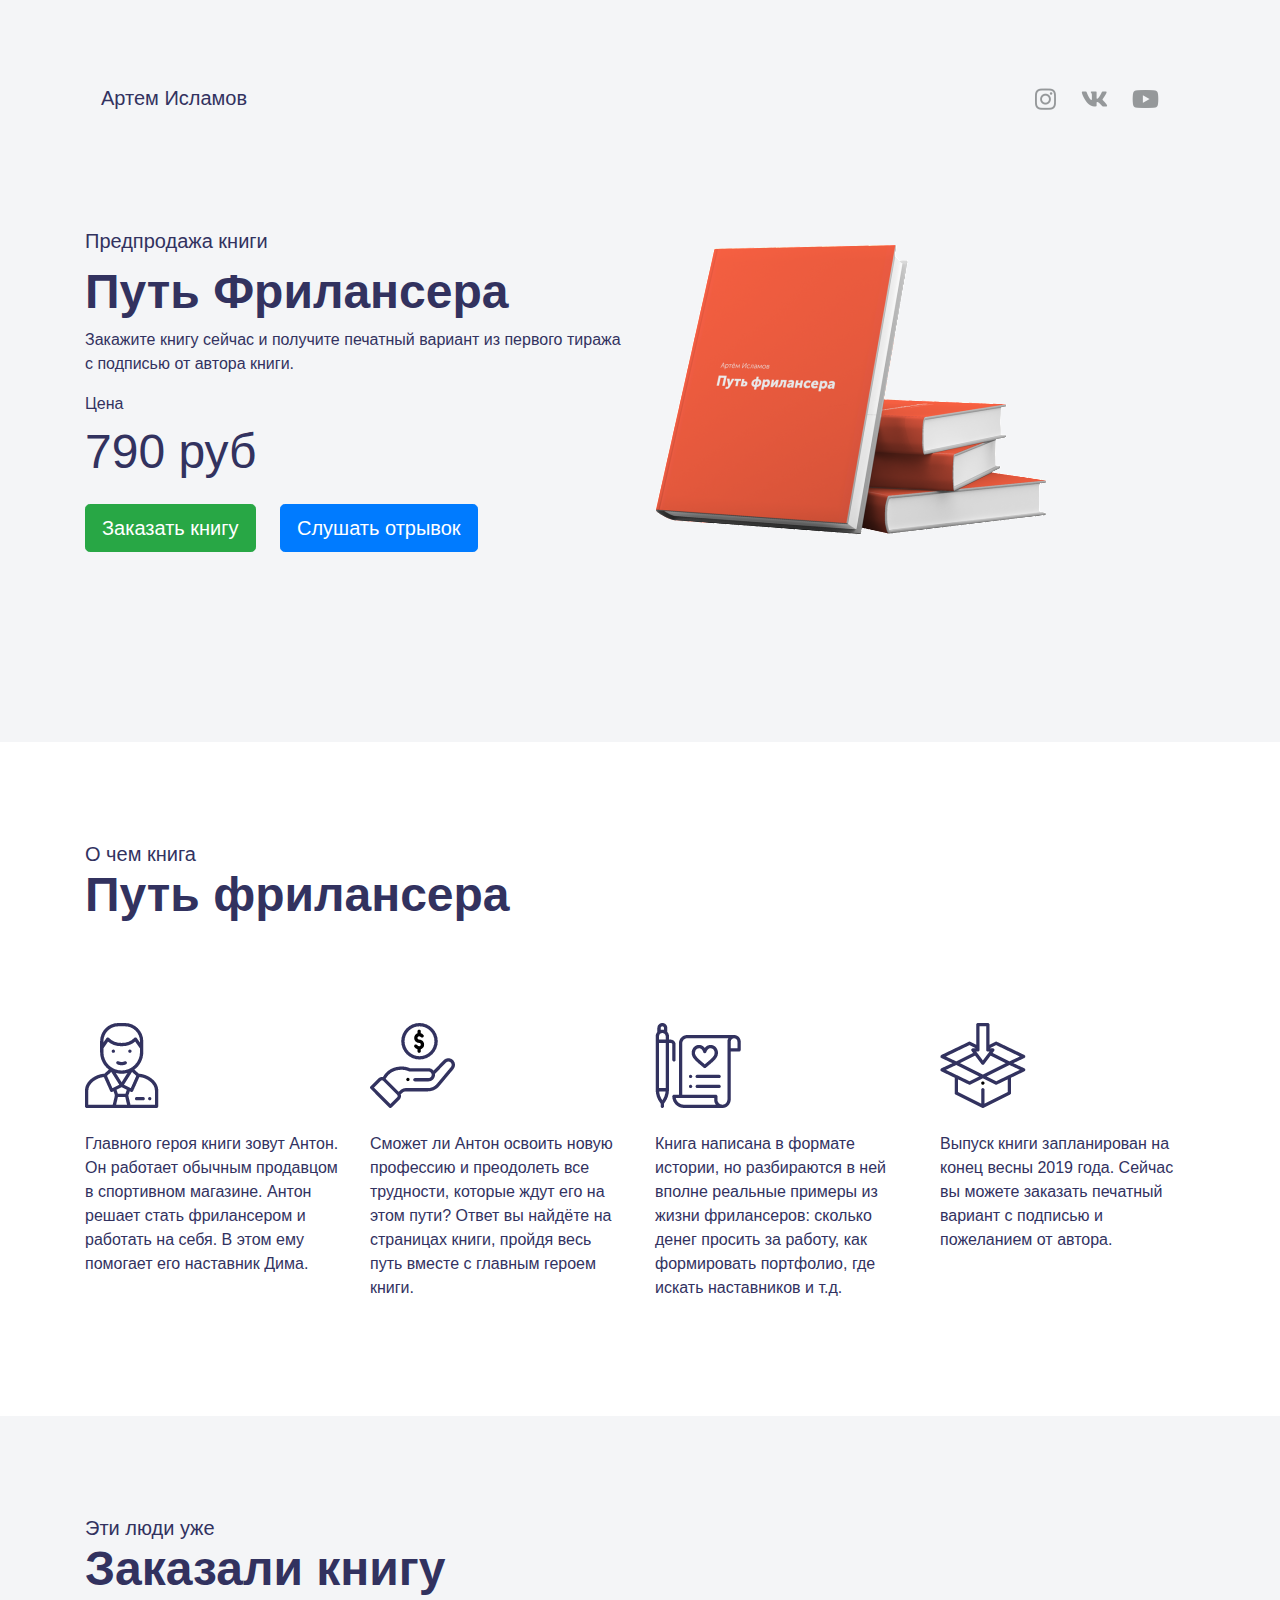
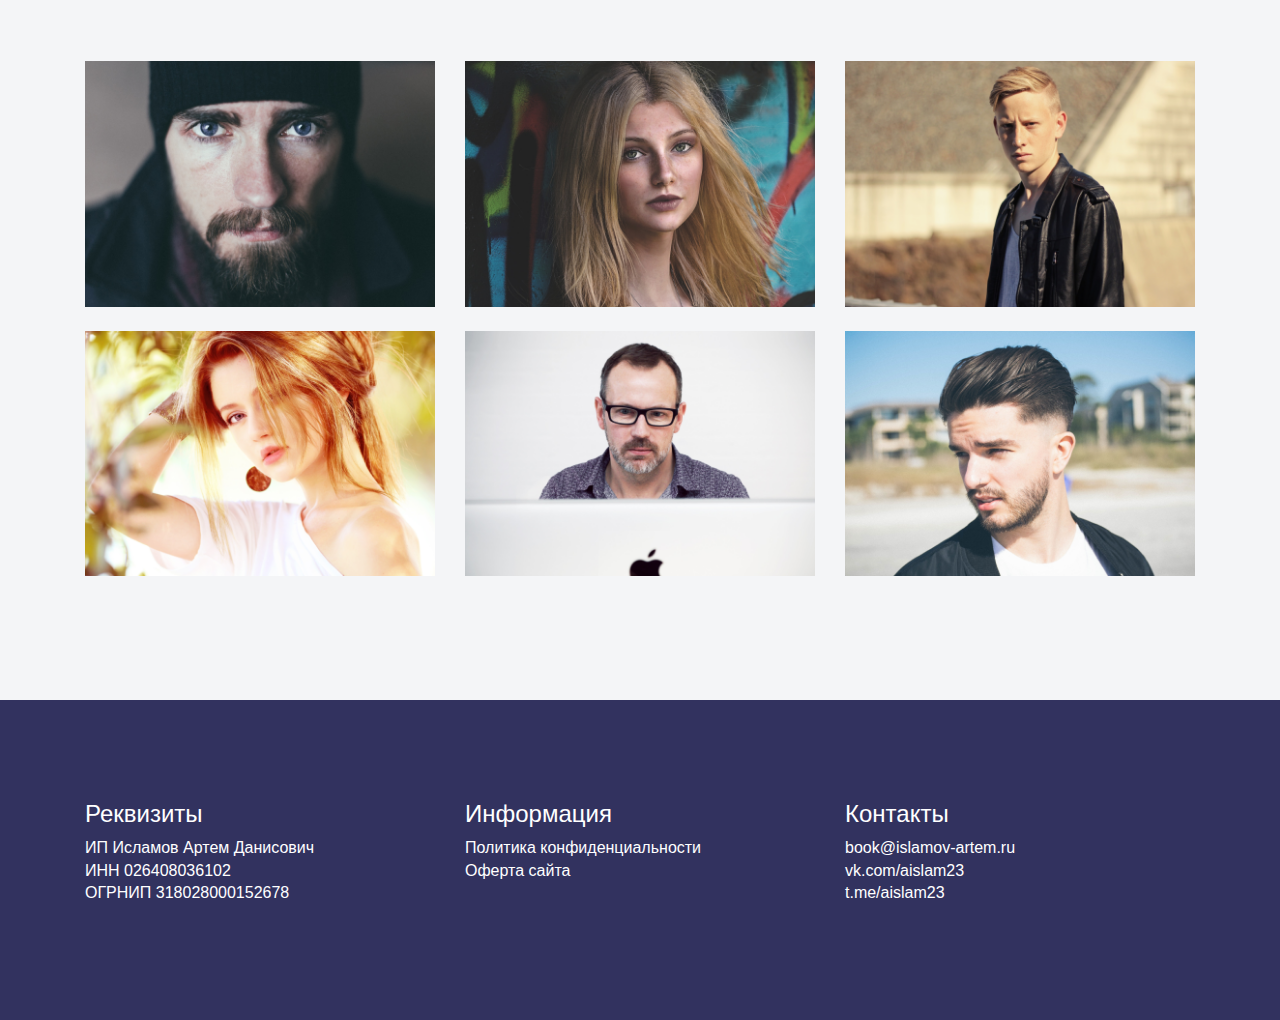
<file: lesson-10/index.html>
<!doctype html>
<html lang="en">
<head>
  <meta charset="utf-8">
  <meta name="viewport" content="width=device-width, initial-scale=1, shrink-to-fit=no">
  <link rel="stylesheet" href="https://stackpath.bootstrapcdn.com/bootstrap/4.3.1/css/bootstrap.min.css">
  <link rel="stylesheet" href="css/style.css">
  <title>Путь фрилансера</title>
</head>
<body>
  
  <header class="hero">
    <div class="container">
      <nav class="navbar navbar-light">
        <a class="navbar-brand">Артем Исламов</a>
        <div class="social">
          <a href="#"><img src="img/instagramm.png" alt=""></a>
          <a href="#"><img src="img/vk.png" alt=""></a>
          <a href="#"><img src="img/youtube.png" alt=""></a>
        </div>
      </nav>
      <div class="main">
        <div class="row align-items-center">
          <div class="col-6 col-sm-6 col-md-6 col-lg-6">
            <div class="main-text">
              <span class="subtitle d-block">Предпродажа книги</span>
              <strong class="title d-block">Путь Фрилансера</strong>
              <p class="description">Закажите книгу сейчас и получите печатный вариант из первого тиража с подписью от
              автора книги.</p>
              <span class="price-tag d-block">Цена</span>
              <strong class="price">790 руб</strong>
              <div class="buttons mt-3">
                <a href="#" class="btn btn-success btn-lg">Заказать книгу</a>
                <a href="#" class="btn btn-primary btn-lg">Слушать отрывок</a>
              </div>
            </div>
          </div>
          <div class="col-6 col-sm-6 col-md-6 col-lg-6">
            <div class="main-image">
              <img src="img/main-image.png" alt="">
            </div>
          </div> 
        </div>
      </div>
    </div>
  </header>

  <section class="about-section">
    <div class="container">
      <h2 class="section-heading">
        <small class="subtitle d-block">О чем книга</small>
        <strong class="title">Путь фрилансера</strong>
      </h2>
      <div class="about-block">
        <div class="row">
          <div class="col-3">
            <img src="img/picture-1.png" alt="">
            <p class="block-text mt-4">Главного героя книги зовут Антон. Он работает обычным продавцом в спортивном
            магазине.
            Антон решает стать фрилансером и работать на себя. В этом ему помогает его наставник Дима.</p>
          </div>
          <div class="col-3">
            <img src="img/picture-2.png" alt="">
            <p class="block-text mt-4">Сможет ли Антон освоить новую профессию и преодолеть все трудности, которые ждут
            его на
            этом пути? Ответ вы найдёте на страницах книги, пройдя весь путь вместе с главным героем книги.</p>
          </div>
          <div class="col-3">
            <img src="img/picture-3.png" alt="">
            <p class="block-text mt-4">Книга написана в формате истории, но разбираются в ней вполне реальные примеры из
            жизни
            фрилансеров: сколько денег просить за работу, как формировать портфолио, где искать наставников и т.д.</p>
          </div>
          <div class="col-3">
            <img src="img/picture-4.png" alt="">
            <p class="block-text mt-4">Выпуск книги запланирован на конец весны 2019 года. Сейчас вы можете заказать
            печатный
            вариант с подписью и пожеланием от автора.</p>
          </div>
        </div>
      </div>
    </div>
  </section>

  <section class="people-section">
    <div class="container">
      <h2 class="section-heading">
        <small class="subtitle d-block">Эти люди уже</small>
        <strong class="title">Заказали книгу</strong>
      </h2>
      <div class="people-block">
        <div class="row">
          <div class="col-4 mb-4"><img src="img/photo-1.png" alt=""></div>
          <div class="col-4 mb-4"><img src="img/photo-2.png" alt=""></div>
          <div class="col-4 mb-4"><img src="img/photo-3.png" alt=""></div>
          <div class="col-4 mb-4"><img src="img/photo-4.png" alt=""></div>
          <div class="col-4 mb-4"><img src="img/photo-5.png" alt=""></div>
          <div class="col-4 mb-4"><img src="img/photo-6.png" alt=""></div>
        </div>
      </div>
    </div>
  </section>

  <footer class="footer">
    <div class="container">
      <div class="row">
        <div class="col-4">
          <h4 class="footer-title">Реквизиты</h4>
          <p>ИП Исламов Артем Данисович <br>
          ИНН 026408036102 <br>
          ОГРНИП 318028000152678</p>
        </div>
        <div class="col-4">
          <h4 class="footer-title">Информация</h4>
          <p>Политика конфиденциальности <br>
          Оферта сайта</p>
        </div>
        <div class="col-4">
          <h4 class="footer-title">Контакты</h4>
          <p>
            <a href="#" class="d-block">book@islamov-artem.ru</a>
            <a href="#" class="d-block">vk.com/aislam23</a>
            <a href="#" class="d-block">t.me/aislam23</a>
          </p>
        </div>
      </div>
    </div>
  </footer>
</body>
</html>
</file>
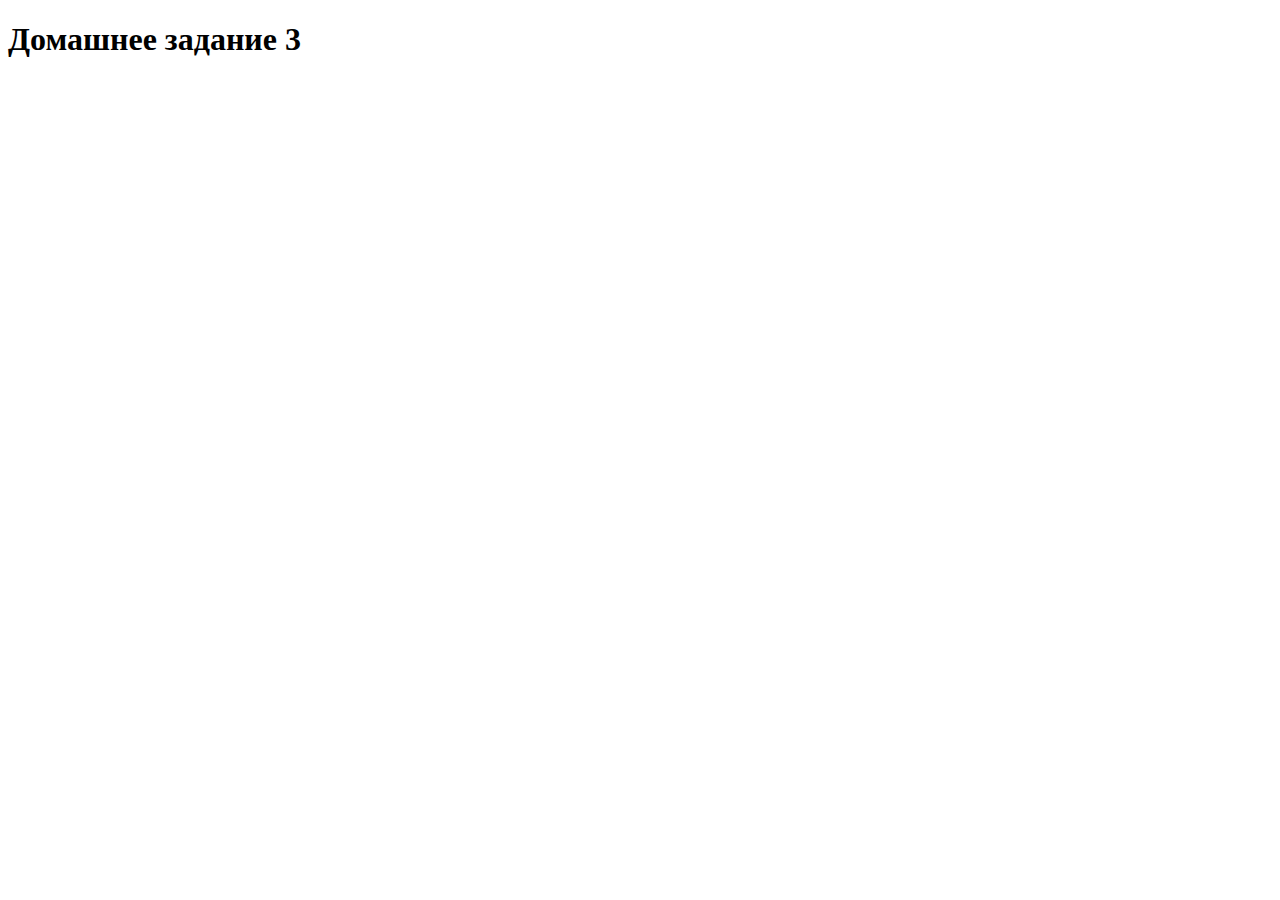
<file: lesson-3/index.html>
<!DOCTYPE html>
<html lang="en">
<head>
 <meta charset="UTF-8">
 <meta name="viewport" content="width=device-width, initial-scale=1.0">
 <meta http-equiv="X-UA-Compatible" content="ie=edge">
 <title>домашка номер 3</title>
</head>
<body>
  <h1>Домашнее задание 3</h1>
</body>
</html>
</file>
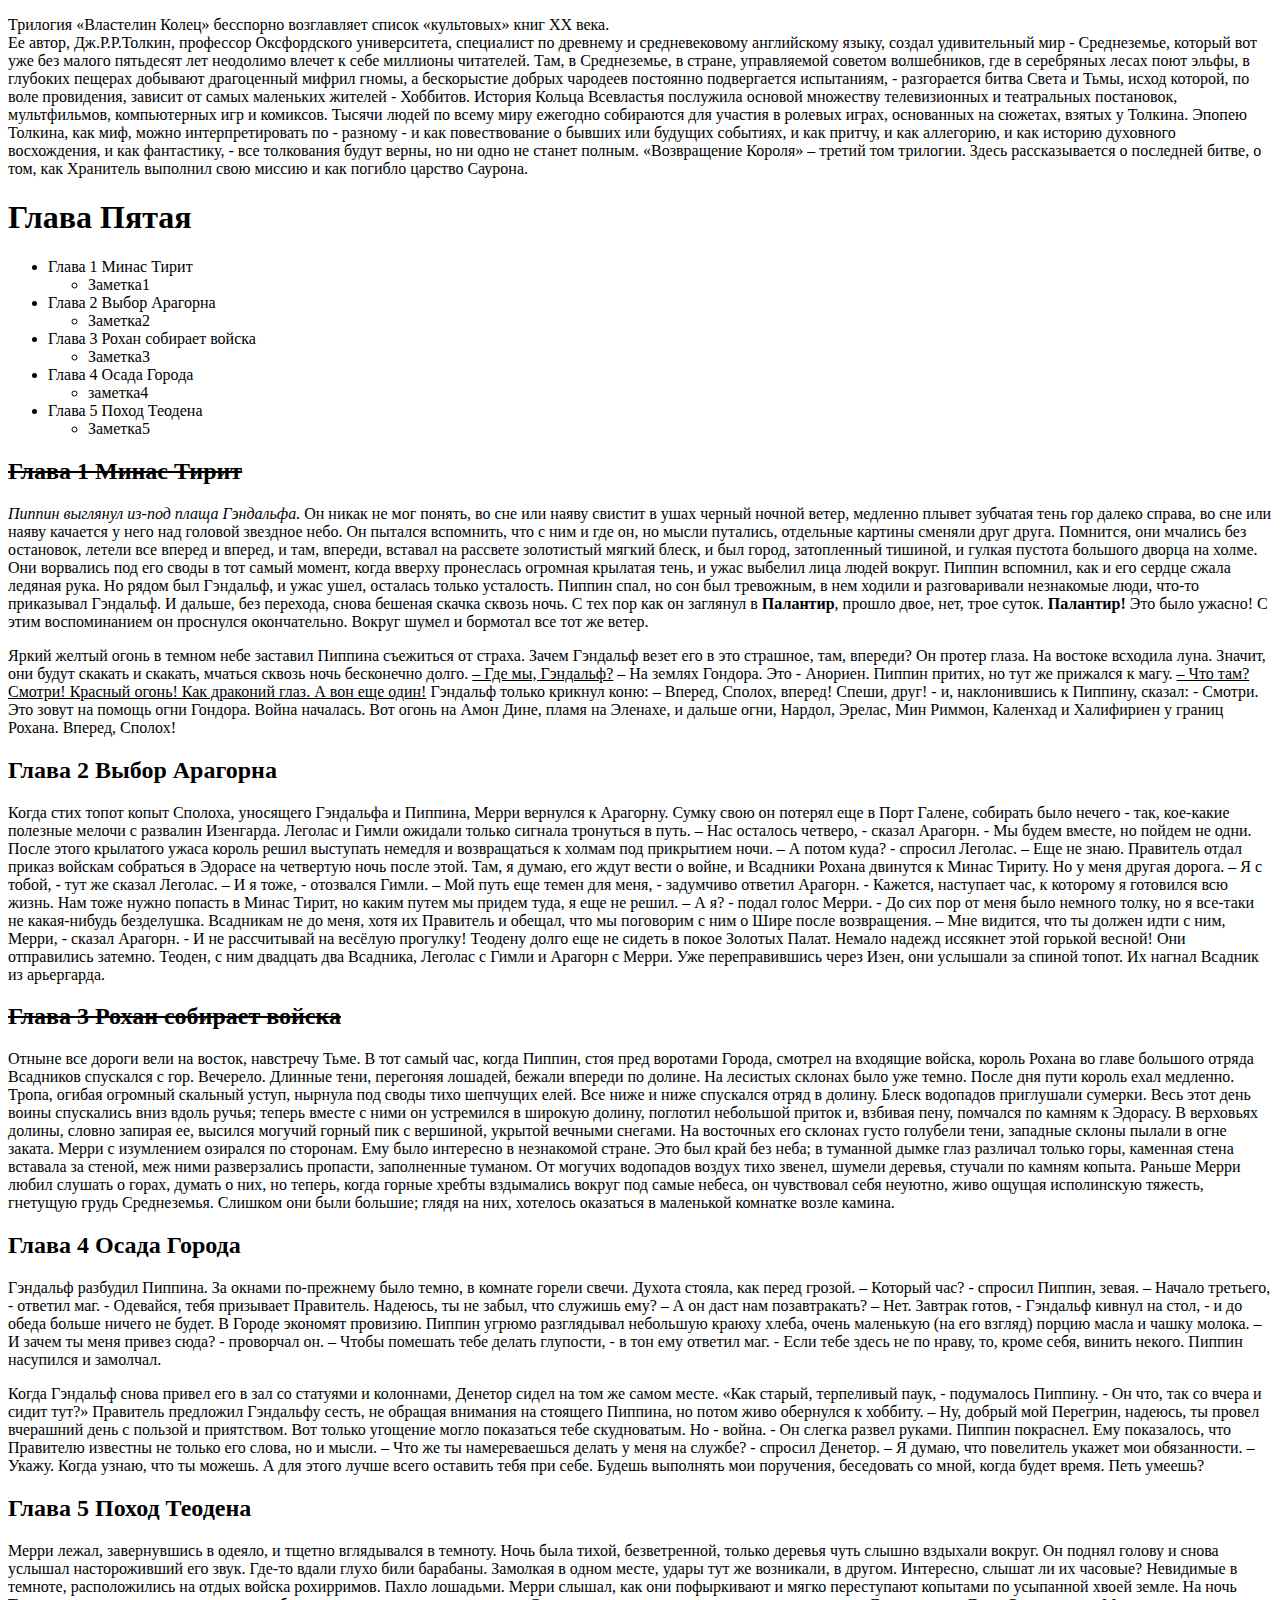
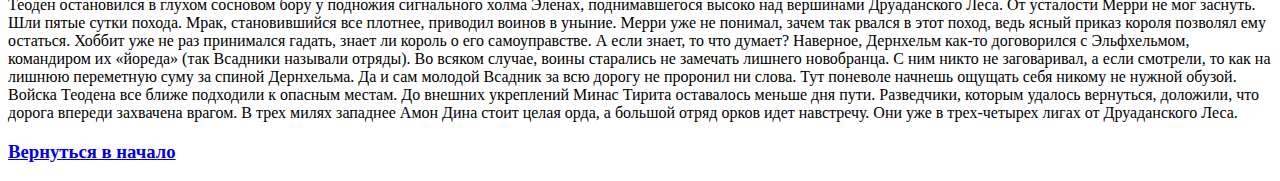
<file: lesson-4/index.html>
<!DOCTYPE html>
<html lang="ru">
  <head>
    <meta charset="UTF-8">
    <meta name="viewport" content="width=device-width, initial-scale=1.0">
    <meta http-equiv="X-UA-Compatible" content="ie=edge">
    <title>Document</title>
  </head>
  <body>
    <p>Трилогия «Властелин Колец» бесспорно возглавляет список «культовых» книг XX века. <br> Ее автор, Дж.Р.Р.Толкин, профессор
  Оксфордского университета, специалист по древнему и средневековому английскому языку, создал удивительный мир -
  Среднеземье, который вот уже без малого пятьдесят лет неодолимо влечет к себе миллионы читателей. Там, в Среднеземье, в
  стране, управляемой советом волшебников, где в серебряных лесах поют эльфы, в глубоких пещерах добывают драгоценный
  мифрил гномы, а бескорыстие добрых чародеев постоянно подвергается испытаниям, - разгорается битва Света и Тьмы, исход
  которой, по воле провидения, зависит от самых маленьких жителей - Хоббитов. История Кольца Всевластья послужила основой
  множеству телевизионных и театральных постановок, мультфильмов, компьютерных игр и комиксов. Тысячи людей по всему миру
  ежегодно собираются для участия в ролевых играх, основанных на сюжетах, взятых у Толкина. Эпопею Толкина, как миф, можно
  интерпретировать по - разному - и как повествование о бывших или будущих событиях, и как притчу, и как аллегорию, и как
  историю духовного восхождения, и как фантастику, - все толкования будут верны, но ни одно не станет полным. «Возвращение
  Короля» – третий том трилогии. Здесь рассказывается о последней битве, о том, как Хранитель выполнил свою миссию и как
  погибло царство Саурона.</p>
     
    <h1 id="first" >Глава Пятая</h1>
    <ul>
      <li>Глава 1 Минас Тирит
        <ul>
          <li>Заметка1</li>
        </ul>
      </li>
      <li>Глава 2 Выбор Арагорна
        <ul>
          <li>Заметка2</li>
        </ul>
      </li>
      <li>Глава 3 Рохан собирает войска
        <ul>
          <li>Заметка3</li>
        </ul>
      </li>
      <li>Глава 4 Осада Города
        <ul>
          <li>заметка4</li>
        </ul>
      </li>
      <li>Глава 5 Поход Теодена
        <ul>
          <li>Заметка5</li>
        </ul>
      </li>
    </ul>

    <h2><s>Глава 1 Минас Тирит</s></h2>
    <p> <i>Пиппин выглянул из-под плаща Гэндальфа.</i> Он никак не мог понять, во сне или наяву свистит в ушах черный ночной ветер,
    медленно плывет зубчатая тень гор далеко справа, во сне или наяву качается у него над головой звездное небо. Он пытался
    вспомнить, что с ним и где он, но мысли путались, отдельные картины сменяли друг друга.
    Помнится, они мчались без остановок, летели все вперед и вперед, и там, впереди, вставал на рассвете золотистый мягкий
    блеск, и был город, затопленный тишиной, и гулкая пустота большого дворца на холме. Они ворвались под его своды в тот
    самый момент, когда вверху пронеслась огромная крылатая тень, и ужас выбелил лица людей вокруг. Пиппин вспомнил, как и
    его сердце сжала ледяная рука. Но рядом был Гэндальф, и ужас ушел, осталась только усталость. Пиппин спал, но сон был
    тревожным, в нем ходили и разговаривали незнакомые люди, что-то приказывал Гэндальф. И дальше, без перехода, снова
    бешеная скачка сквозь ночь. С тех пор как он заглянул в <strong>Палантир</strong>, прошло двое, нет, трое суток. <strong>Палантир!</strong> Это было
    ужасно! С этим воспоминанием он проснулся окончательно. Вокруг шумел и бормотал все тот же ветер.</p>
    <p>Яркий желтый огонь в темном небе заставил Пиппина съежиться от страха. Зачем Гэндальф везет его в это страшное, там, впереди? 
    Он протер глаза. На востоке всходила луна. Значит, они будут скакать и скакать, мчаться сквозь ночь бесконечно долго.
    <u>– Где мы, Гэндальф?</u> 
    – На землях Гондора. Это - Анориен.
    Пиппин притих, но тут же прижался к магу.
    <u> – Что там? Смотри! Красный огонь! Как драконий глаз. А вон еще один!</u>
    Гэндальф только крикнул коню:
    – Вперед, Сполох, вперед! Спеши, друг! - и, наклонившись к Пиппину, сказал: - Смотри. Это зовут на помощь огни Гондора. Война началась. 
    Вот огонь на Амон Дине, пламя на Эленахе, и дальше огни, Нардол, Эрелас, Мин Риммон, Каленхад и Халифириен у границ Рохана.
    Вперед, Сполох!</p>

    <h2>Глава 2 Выбор Арагорна</h2>
    <p>Когда стих топот копыт Сполоха, уносящего Гэндальфа и Пиппина, Мерри вернулся к Арагорну. Сумку свою он потерял еще в
    Порт Галене, собирать было нечего - так, кое-какие полезные мелочи с развалин Изенгарда. Леголас и Гимли ожидали только
    сигнала тронуться в путь.
    – Нас осталось четверо, - сказал Арагорн. - Мы будем вместе, но пойдем не одни. После этого крылатого ужаса король решил
    выступать немедля и возвращаться к холмам под прикрытием ночи.
    – А потом куда? - спросил Леголас.
    – Еще не знаю. Правитель отдал приказ войскам собраться в Эдорасе на четвертую ночь после этой. Там, я думаю, его ждут
    вести о войне, и Всадники Рохана двинутся к Минас Тириту. Но у меня другая дорога.
    – Я с тобой, - тут же сказал Леголас.
    – И я тоже, - отозвался Гимли.
    – Мой путь еще темен для меня, - задумчиво ответил Арагорн. - Кажется, наступает час, к которому я готовился всю жизнь.
    Нам тоже нужно попасть в Минас Тирит, но каким путем мы придем туда, я еще не решил.
    – А я? - подал голос Мерри. - До сих пор от меня было немного толку, но я все-таки не какая-нибудь безделушка. Всадникам
    не до меня, хотя их Правитель и обещал, что мы поговорим с ним о Шире после возвращения.
    – Мне видится, что ты должен идти с ним, Мерри, - сказал Арагорн. - И не рассчитывай на весёлую прогулку! Теодену долго
    еще не сидеть в покое Золотых Палат. Немало надежд иссякнет этой горькой весной!
    Они отправились затемно. Теоден, с ним двадцать два Всадника, Леголас с Гимли и Арагорн с Мерри. Уже переправившись
    через Изен, они услышали за спиной топот. Их нагнал Всадник из арьергарда.</p>
    
    <h2><s>Глава 3 Рохан собирает войска</s></h2>
    <p>Отныне все дороги вели на восток, навстречу Тьме. В тот самый час, когда Пиппин, стоя пред воротами Города, смотрел на
     входящие войска, король Рохана во главе большого отряда Всадников спускался с гор.
     Вечерело. Длинные тени, перегоняя лошадей, бежали впереди по долине. На лесистых склонах было уже темно. После дня пути
     король ехал медленно. Тропа, огибая огромный скальный уступ, нырнула под своды тихо шепчущих елей. Все ниже и ниже
     спускался отряд в долину. Блеск водопадов приглушали сумерки.
     Весь этот день воины спускались вниз вдоль ручья; теперь вместе с ними он устремился в широкую долину, поглотил
     небольшой приток и, взбивая пену, помчался по камням к Эдорасу. В верховьях долины, словно запирая ее, высился могучий
     горный пик с вершиной, укрытой вечными снегами. На восточных его склонах густо голубели тени, западные склоны пылали в
     огне заката.
     Мерри с изумлением озирался по сторонам. Ему было интересно в незнакомой стране. Это был край без неба; в туманной дымке
     глаз различал только горы, каменная стена вставала за стеной, меж ними разверзались пропасти, заполненные туманом. От
     могучих водопадов воздух тихо звенел, шумели деревья, стучали по камням копыта. Раньше Мерри любил слушать о горах,
     думать о них, но теперь, когда горные хребты вздымались вокруг под самые небеса, он чувствовал себя неуютно, живо ощущая
     исполинскую тяжесть, гнетущую грудь Среднеземья. Слишком они были большие; глядя на них, хотелось оказаться в маленькой
     комнатке возле камина.</p>

    <h2>Глава 4 Осада Города</h2>
    <p>Гэндальф разбудил Пиппина. За окнами по-прежнему было темно, в комнате горели свечи. Духота стояла, как перед грозой.
     – Который час? - спросил Пиппин, зевая.
     – Начало третьего, - ответил маг. - Одевайся, тебя призывает Правитель. Надеюсь, ты не забыл, что служишь ему?
     – А он даст нам позавтракать?
     – Нет. Завтрак готов, - Гэндальф кивнул на стол, - и до обеда больше ничего не будет. В Городе экономят провизию.
     Пиппин угрюмо разглядывал небольшую краюху хлеба, очень маленькую (на его взгляд) порцию масла и чашку молока.
     – И зачем ты меня привез сюда? - проворчал он.
     – Чтобы помешать тебе делать глупости, - в тон ему ответил маг. - Если тебе здесь не по нраву, то, кроме себя, винить
     некого.
     Пиппин насупился и замолчал.</p>
    <p>Когда Гэндальф снова привел его в зал со статуями и колоннами, Денетор сидел на том же самом месте. «Как старый,
     терпеливый паук, - подумалось Пиппину. - Он что, так со вчера и сидит тут?» Правитель предложил Гэндальфу сесть, не
     обращая внимания на стоящего Пиппина, но потом живо обернулся к хоббиту.
     – Ну, добрый мой Перегрин, надеюсь, ты провел вчерашний день с пользой и приятством. Вот только угощение могло
     показаться тебе скудноватым. Но - война. - Он слегка развел руками.
     Пиппин покраснел. Ему показалось, что Правителю известны не только его слова, но и мысли.
     – Что же ты намереваешься делать у меня на службе? - спросил Денетор.
     – Я думаю, что повелитель укажет мои обязанности.
     – Укажу. Когда узнаю, что ты можешь. А для этого лучше всего оставить тебя при себе. Будешь выполнять мои поручения,
     беседовать со мной, когда будет время. Петь умеешь?</p>

    <h2>Глава 5 Поход Теодена</h2>
    <p>Мерри лежал, завернувшись в одеяло, и тщетно вглядывался в темноту. Ночь была тихой, безветренной, только деревья чуть
    слышно вздыхали вокруг. Он поднял голову и снова услышал настороживший его звук. Где-то вдали глухо били барабаны.
    Замолкая в одном месте, удары тут же возникали, в другом. Интересно, слышат ли их часовые?
    Невидимые в темноте, расположились на отдых войска рохирримов. Пахло лошадьми. Мерри слышал, как они пофыркивают и мягко
    переступают копытами по усыпанной хвоей земле. На ночь Теоден остановился в глухом сосновом бору у подножия сигнального
    холма Эленах, поднимавшегося высоко над вершинами Друаданского Леса.
    От усталости Мерри не мог заснуть. Шли пятые сутки похода. Мрак, становившийся все плотнее, приводил воинов в уныние.
    Мерри уже не понимал, зачем так рвался в этот поход, ведь ясный приказ короля позволял ему остаться. Хоббит уже не раз
    принимался гадать, знает ли король о его самоуправстве. А если знает, то что думает? Наверное, Дернхельм как-то
    договорился с Эльфхельмом, командиром их «йореда» (так Всадники называли отряды). Во всяком случае, воины старались не
    замечать лишнего новобранца. С ним никто не заговаривал, а если смотрели, то как на лишнюю переметную суму за спиной
    Дернхельма. Да и сам молодой Всадник за всю дорогу не проронил ни слова. Тут поневоле начнешь ощущать себя
    никому не нужной обузой.
    Войска Теодена все ближе подходили к опасным местам. До внешних укреплений Минас Тирита оставалось меньше дня пути.
    Разведчики, которым удалось вернуться, доложили, что дорога впереди захвачена врагом. В трех милях западнее Амон Дина
    стоит целая орда, а большой отряд орков идет навстречу. Они уже в трех-четырех лигах от Друаданского Леса.</p>

    <h3><a href="#first">Вернуться в начало</a></h3>

  </body>
</html>
</file>
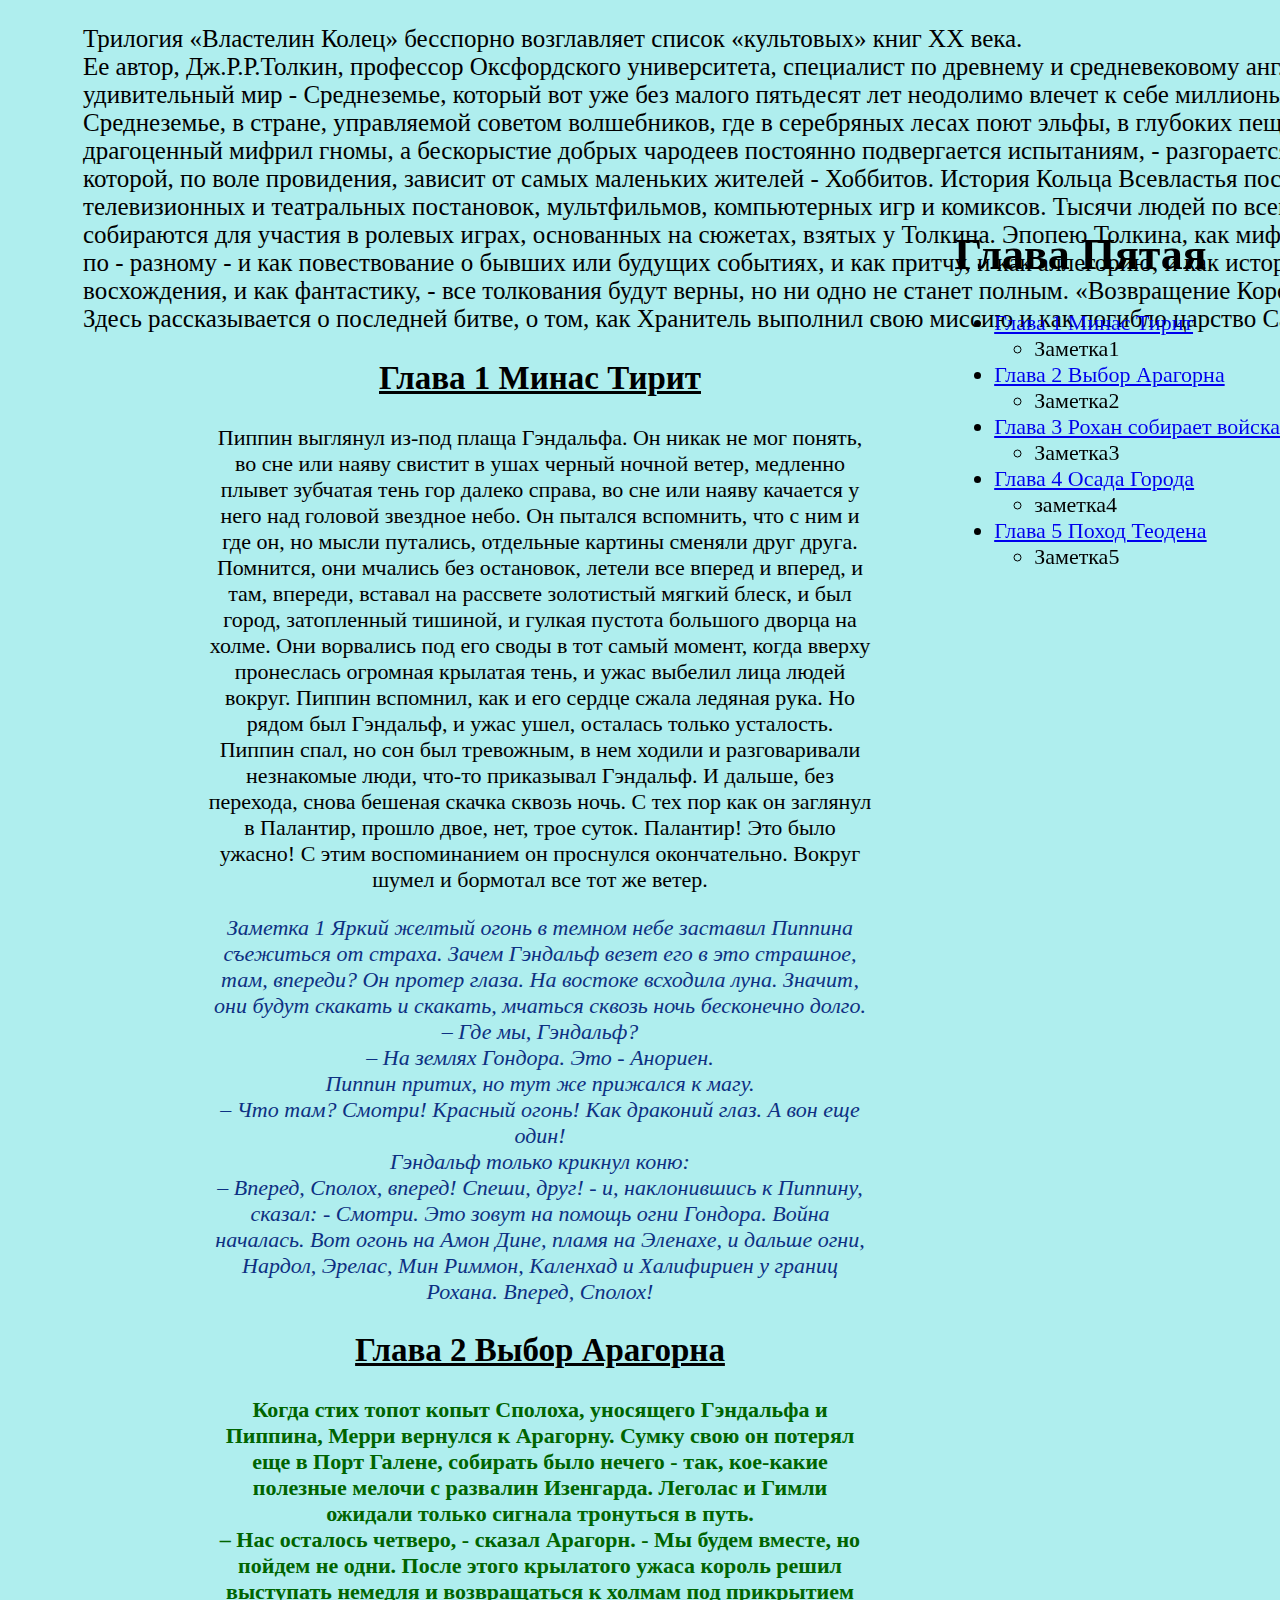
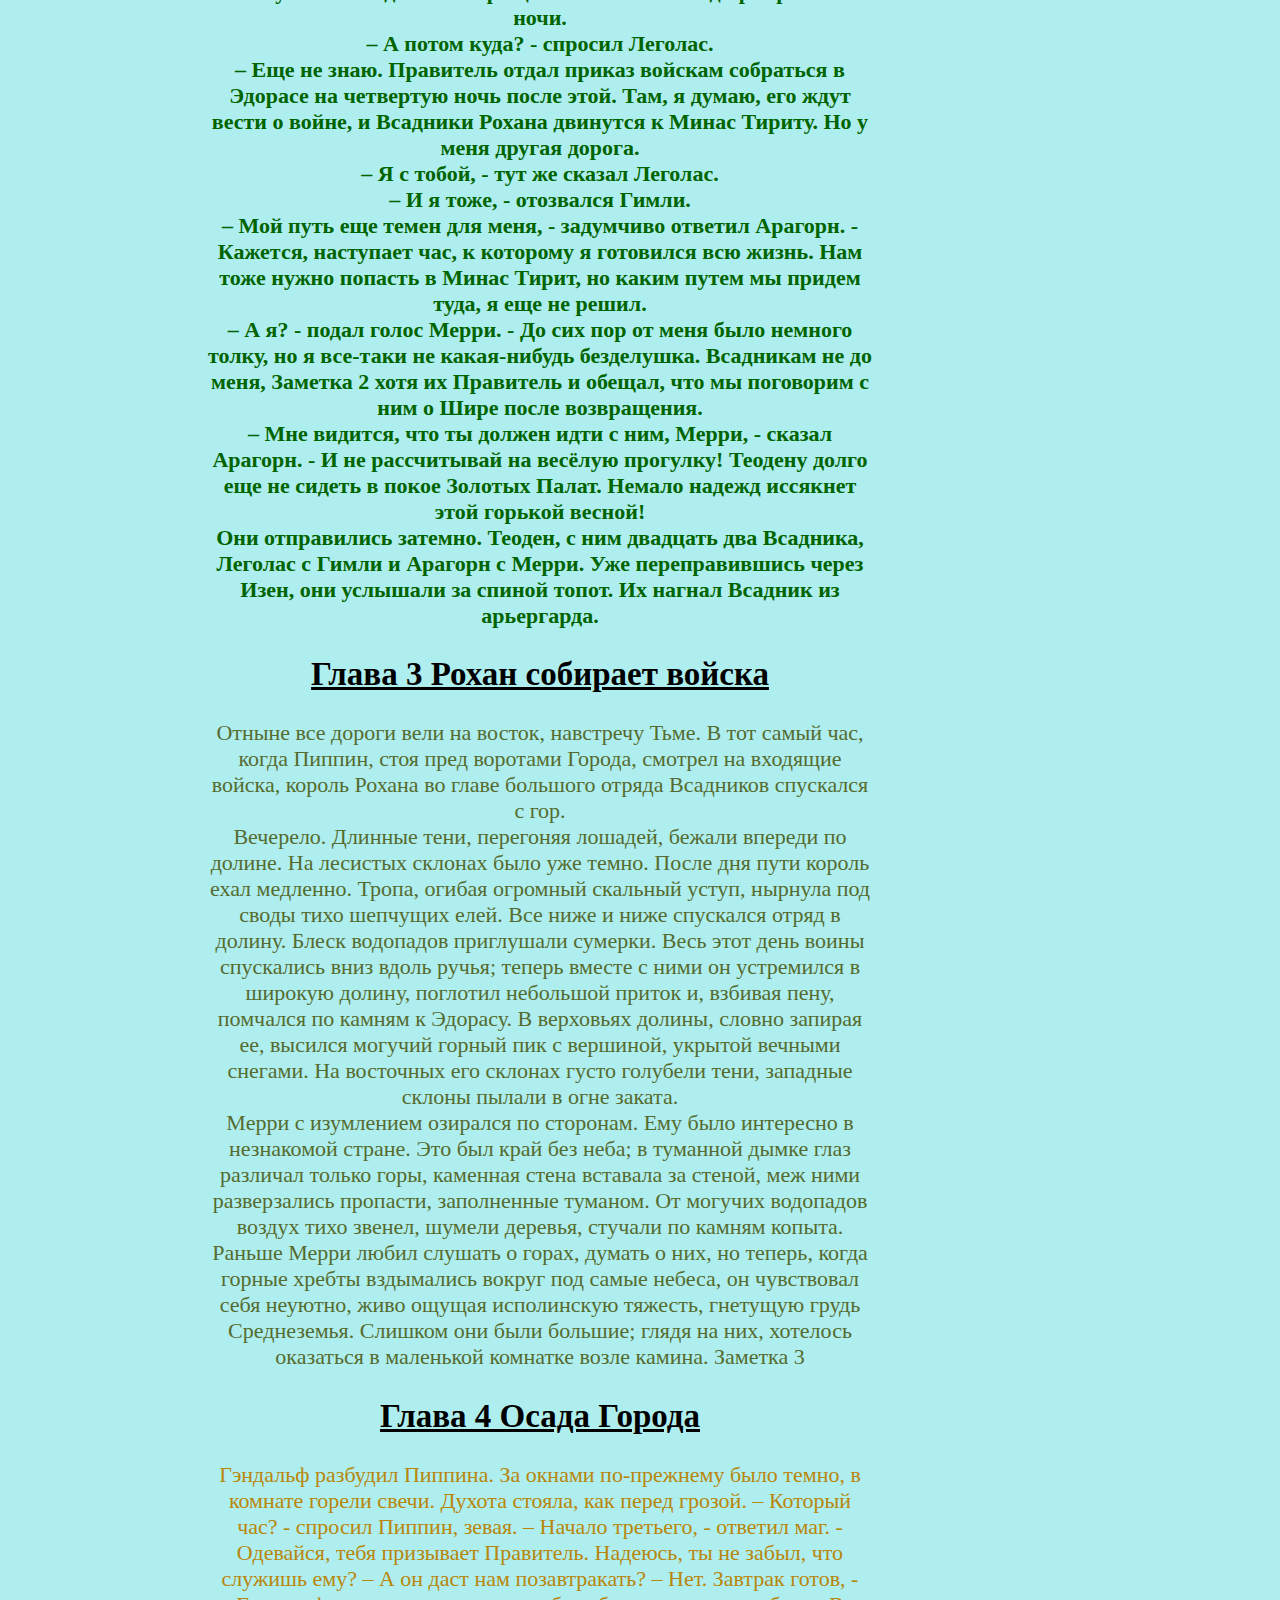
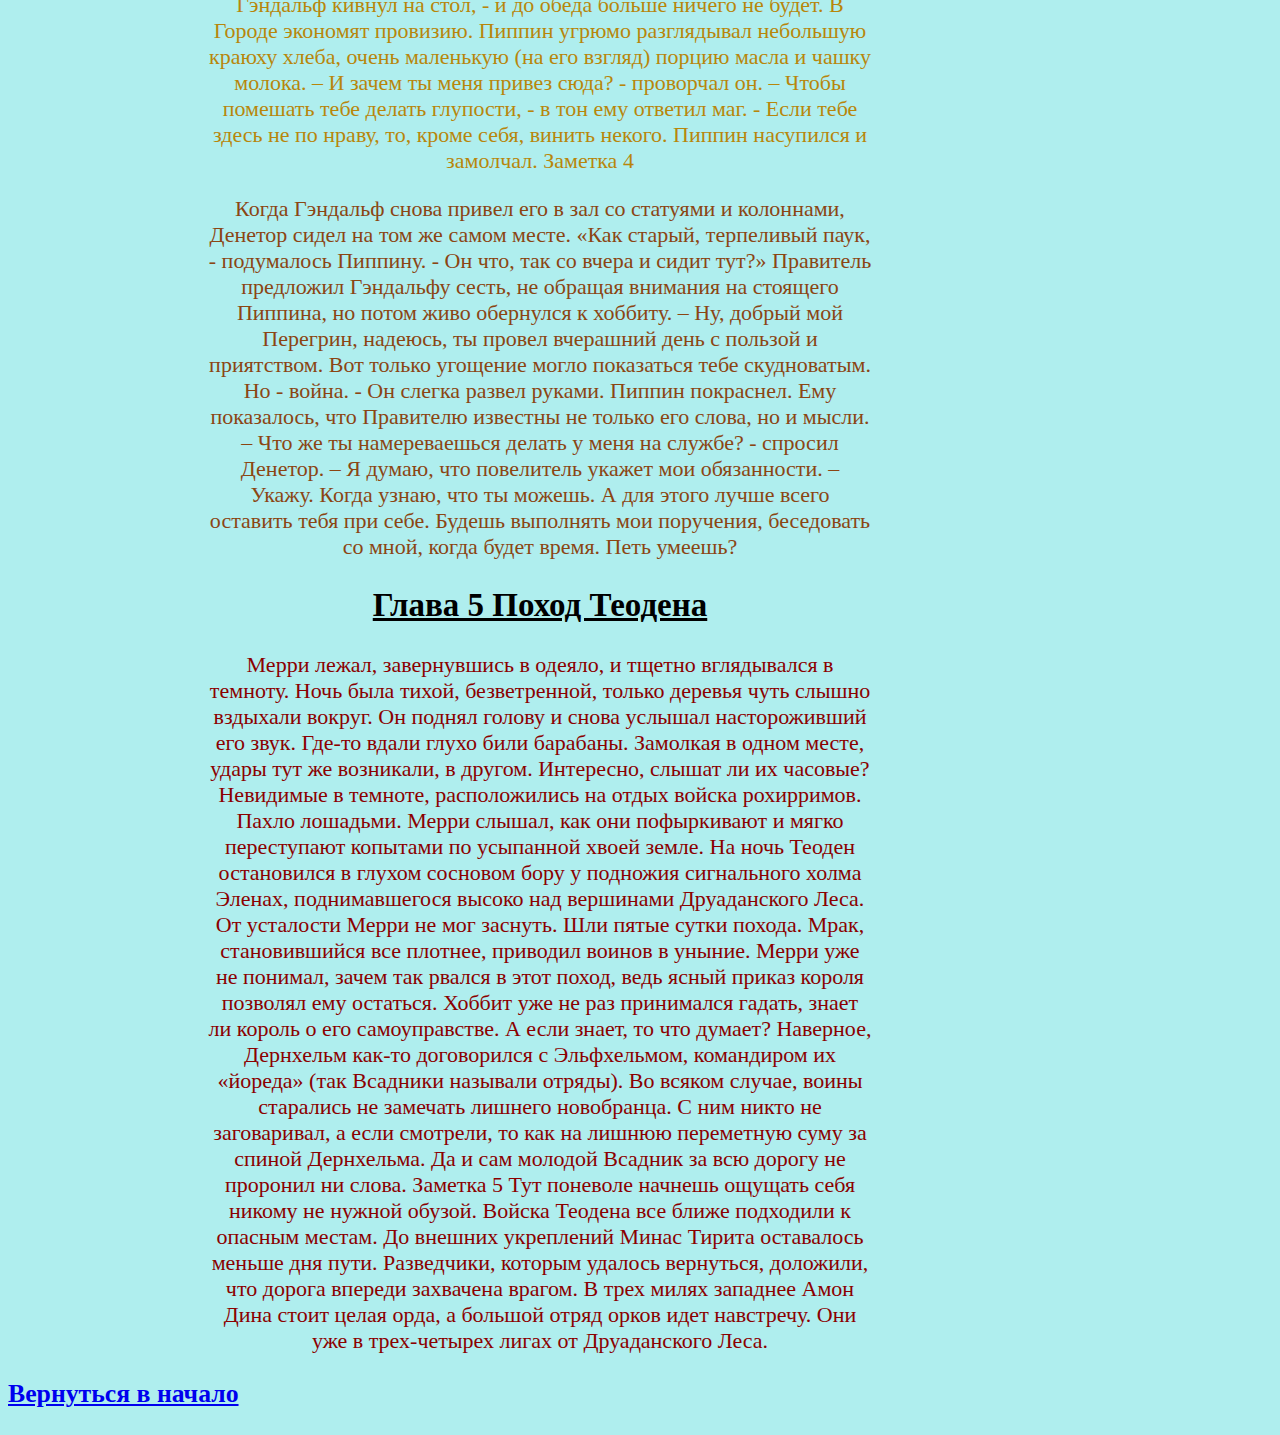
<file: lesson-5/index.html>
<!DOCTYPE html>
<html lang="ru">
  <head>
    <meta charset="UTF-8">
    <meta name="viewport" content="width=device-width, initial-scale=1.0">
    <meta http-equiv="X-UA-Compatible" content="ie=edge">
    <title>Властелин Колец</title>
    <link rel="stylesheet" href="css/style.css">
  </head>
  <body class="text">
    <header>
      <p id="first">Трилогия «Властелин Колец» бесспорно возглавляет список «культовых» книг XX века. <br> Ее автор, Дж.Р.Р.Толкин, профессор
  Оксфордского университета, специалист по древнему и средневековому английскому языку, создал удивительный мир -
  Среднеземье, который вот уже без малого пятьдесят лет неодолимо влечет к себе миллионы читателей. Там, в Среднеземье, в
  стране, управляемой советом волшебников, где в серебряных лесах поют эльфы, в глубоких пещерах добывают драгоценный
  мифрил гномы, а бескорыстие добрых чародеев постоянно подвергается испытаниям, - разгорается битва Света и Тьмы, исход
  которой, по воле провидения, зависит от самых маленьких жителей - Хоббитов. История Кольца Всевластья послужила основой
  множеству телевизионных и театральных постановок, мультфильмов, компьютерных игр и комиксов. Тысячи людей по всему миру
  ежегодно собираются для участия в ролевых играх, основанных на сюжетах, взятых у Толкина. Эпопею Толкина, как миф, можно
  интерпретировать по - разному - и как повествование о бывших или будущих событиях, и как притчу, и как аллегорию, и как
  историю духовного восхождения, и как фантастику, - все толкования будут верны, но ни одно не станет полным. «Возвращение
  Короля» – третий том трилогии. Здесь рассказывается о последней битве, о том, как Хранитель выполнил свою миссию и как
  погибло царство Саурона.</p>
    </header>
    <div class="menu">
      <h1>Глава Пятая</h1>
      <ul>
        <li><a href="#note1">Глава 1 Минас Тирит</a>
          <ul>
            <li>Заметка1</li>
          </ul>
        </li>
        <li><a href="#note2">Глава 2 Выбор Арагорна</a>
          <ul>
            <li>Заметка2</li>
          </ul>
        </li>
        <li><a href="#note3">Глава 3 Рохан собирает войска</a>
          <ul>
            <li>Заметка3</li>
          </ul>
        </li>
        <li><a href="#note4">Глава 4 Осада Города</a>
          <ul>
            <li>заметка4</li>
          </ul>
        </li>
        <li><a href="#note5">Глава 5 Поход Теодена</a>
          <ul>
            <li>Заметка5</li>
          </ul>
        </li>
      </ul>
    </div>
    <div class="content">
      <h2 id=note1 class="chapter">Глава 1 Минас Тирит</h2>
      <p class="container1"> Пиппин выглянул из-под плаща Гэндальфа. Он никак не мог понять, во сне или наяву свистит в ушах черный ночной ветер,
      медленно плывет зубчатая тень гор далеко справа, во сне или наяву качается у него над головой звездное небо. Он пытался
      вспомнить, что с ним и где он, но мысли путались, отдельные картины сменяли друг друга.
      Помнится, они мчались без остановок, летели все вперед и вперед, и там, впереди, вставал на рассвете золотистый мягкий
      блеск, и был город, затопленный тишиной, и гулкая пустота большого дворца на холме. Они ворвались под его своды в тот
      самый момент, когда вверху пронеслась огромная крылатая тень, и ужас выбелил лица людей вокруг. Пиппин вспомнил, как и
      его сердце сжала ледяная рука. Но рядом был Гэндальф, и ужас ушел, осталась только усталость. Пиппин спал, но сон был
      тревожным, в нем ходили и разговаривали незнакомые люди, что-то приказывал Гэндальф. И дальше, без перехода, снова
      бешеная скачка сквозь ночь. С тех пор как он заглянул в Палантир, прошло двое, нет, трое суток. Палантир! Это было
      ужасно! С этим воспоминанием он проснулся окончательно. Вокруг шумел и бормотал все тот же ветер.</p>
      <p class="color1">Заметка 1 Яркий желтый огонь в темном небе заставил Пиппина съежиться от страха. Зачем Гэндальф везет его в это страшное, там, впереди? 
      Он протер глаза. На востоке всходила луна. Значит, они будут скакать и скакать, мчаться сквозь ночь бесконечно долго. <br>
      – Где мы, Гэндальф? <br>
      – На землях Гондора. Это - Анориен. <br>
      Пиппин притих, но тут же прижался к магу. <br>
      – Что там? Смотри! Красный огонь! Как драконий глаз. А вон еще один! <br>
      Гэндальф только крикнул коню: <br>
      – Вперед, Сполох, вперед! Спеши, друг! - и, наклонившись к Пиппину, сказал: - Смотри. Это зовут на помощь огни Гондора. Война началась. 
      Вот огонь на Амон Дине, пламя на Эленахе, и дальше огни, Нардол, Эрелас, Мин Риммон, Каленхад и Халифириен у границ Рохана.
      Вперед, Сполох!<br></p>

      <h2 id=note2 class="chapter">Глава 2 Выбор Арагорна</h2>
      <p class="color2">Когда стих топот копыт Сполоха, уносящего Гэндальфа и Пиппина, Мерри вернулся к Арагорну. Сумку свою он потерял еще в
      Порт Галене, собирать было нечего - так, кое-какие полезные мелочи с развалин Изенгарда. Леголас и Гимли ожидали только
      сигнала тронуться в путь. <br>
      – Нас осталось четверо, - сказал Арагорн. - Мы будем вместе, но пойдем не одни. После этого крылатого ужаса король решил
      выступать немедля и возвращаться к холмам под прикрытием ночи. <br>
      – А потом куда? - спросил Леголас. <br>
      – Еще не знаю. Правитель отдал приказ войскам собраться в Эдорасе на четвертую ночь после этой. Там, я думаю, его ждут
      вести о войне, и Всадники Рохана двинутся к Минас Тириту. Но у меня другая дорога. <br>
      – Я с тобой, - тут же сказал Леголас. <br>
      – И я тоже, - отозвался Гимли. <br>
      – Мой путь еще темен для меня, - задумчиво ответил Арагорн. - Кажется, наступает час, к которому я готовился всю жизнь.
      Нам тоже нужно попасть в Минас Тирит, но каким путем мы придем туда, я еще не решил. <br>
      – А я? - подал голос Мерри. - До сих пор от меня было немного толку, но я все-таки не какая-нибудь безделушка. Всадникам
      не до меня, Заметка 2 хотя их Правитель и обещал, что мы поговорим с ним о Шире после возвращения. <br>
      – Мне видится, что ты должен идти с ним, Мерри, - сказал Арагорн. - И не рассчитывай на весёлую прогулку! Теодену долго
      еще не сидеть в покое Золотых Палат. Немало надежд иссякнет этой горькой весной! <br>
      Они отправились затемно. Теоден, с ним двадцать два Всадника, Леголас с Гимли и Арагорн с Мерри. Уже переправившись
      через Изен, они услышали за спиной топот. Их нагнал Всадник из арьергарда.</p>
    
      <h2 id=note3 class="chapter">Глава 3 Рохан собирает войска</h2>
      <p class="color3">Отныне все дороги вели на восток, навстречу Тьме. В тот самый час, когда Пиппин, стоя пред воротами Города, смотрел на
      входящие войска, король Рохана во главе большого отряда Всадников спускался с гор. <br>
      Вечерело. Длинные тени, перегоняя лошадей, бежали впереди по долине. На лесистых склонах было уже темно. После дня пути
      король ехал медленно. Тропа, огибая огромный скальный уступ, нырнула под своды тихо шепчущих елей. Все ниже и ниже
      спускался отряд в долину. Блеск водопадов приглушали сумерки. 
      Весь этот день воины спускались вниз вдоль ручья; теперь вместе с ними он устремился в широкую долину, поглотил
      небольшой приток и, взбивая пену, помчался по камням к Эдорасу.  В верховьях долины, словно запирая ее, высился могучий
      горный пик с вершиной, укрытой вечными снегами. На восточных его склонах густо голубели тени, западные склоны пылали в
      огне заката. <br>
      Мерри с изумлением озирался по сторонам. Ему было интересно в незнакомой стране. Это был край без неба; в туманной дымке
      глаз различал только горы, каменная стена вставала за стеной, меж ними разверзались пропасти, заполненные туманом. От
      могучих водопадов воздух тихо звенел, шумели деревья, стучали по камням копыта.  Раньше Мерри любил слушать о горах,
      думать о них, но теперь, когда горные хребты вздымались вокруг под самые небеса, он чувствовал себя неуютно, живо ощущая
      исполинскую тяжесть, гнетущую грудь Среднеземья. Слишком они были большие; глядя на них, хотелось оказаться в маленькой
      комнатке возле камина. Заметка 3</p>

      <h2 id=note4 class="chapter">Глава 4 Осада Города</h2>
      <p class="color4">Гэндальф разбудил Пиппина. За окнами по-прежнему было темно, в комнате горели свечи. Духота стояла, как перед грозой.
      – Который час? - спросил Пиппин, зевая.
      – Начало третьего, - ответил маг. - Одевайся, тебя призывает Правитель. Надеюсь, ты не забыл, что служишь ему?
      – А он даст нам позавтракать?
      – Нет. Завтрак готов, - Гэндальф кивнул на стол, - и до обеда больше ничего не будет. В Городе экономят провизию.
      Пиппин угрюмо разглядывал небольшую краюху хлеба, очень маленькую (на его взгляд) порцию масла и чашку молока.
      – И зачем ты меня привез сюда? - проворчал он.
      – Чтобы помешать тебе делать глупости, - в тон ему ответил маг. - Если тебе здесь не по нраву, то, кроме себя, винить
      некого.
      Пиппин насупился и замолчал.
      Заметка 4</p>
      <p class="color5">Когда Гэндальф снова привел его в зал со статуями и колоннами, Денетор сидел на том же самом месте. «Как старый,
      терпеливый паук, - подумалось Пиппину. - Он что, так со вчера и сидит тут?» Правитель предложил Гэндальфу сесть, не
      обращая внимания на стоящего Пиппина, но потом живо обернулся к хоббиту.
      – Ну, добрый мой Перегрин, надеюсь, ты провел вчерашний день с пользой и приятством. Вот только угощение могло
      показаться тебе скудноватым. Но - война. - Он слегка развел руками.
      Пиппин покраснел. Ему показалось, что Правителю известны не только его слова, но и мысли.
      – Что же ты намереваешься делать у меня на службе? - спросил Денетор.
      – Я думаю, что повелитель укажет мои обязанности.
      – Укажу. Когда узнаю, что ты можешь. А для этого лучше всего оставить тебя при себе. Будешь выполнять мои поручения,
      беседовать со мной, когда будет время. Петь умеешь?</p>

      <h2 id=note5 class="chapter">Глава 5 Поход Теодена</h2>
      <p class="color6">Мерри лежал, завернувшись в одеяло, и тщетно вглядывался в темноту. Ночь была тихой, безветренной, только деревья чуть
      слышно вздыхали вокруг. Он поднял голову и снова услышал настороживший его звук. Где-то вдали глухо били барабаны.
      Замолкая в одном месте, удары тут же возникали, в другом. Интересно, слышат ли их часовые?
      Невидимые в темноте, расположились на отдых войска рохирримов. Пахло лошадьми. Мерри слышал, как они пофыркивают и мягко
      переступают копытами по усыпанной хвоей земле. На ночь Теоден остановился в глухом сосновом бору у подножия сигнального
      холма Эленах, поднимавшегося высоко над вершинами Друаданского Леса.
      От усталости Мерри не мог заснуть. Шли пятые сутки похода. Мрак, становившийся все плотнее, приводил воинов в уныние.
      Мерри уже не понимал, зачем так рвался в этот поход, ведь ясный приказ короля позволял ему остаться. Хоббит уже не раз
      принимался гадать, знает ли король о его самоуправстве. А если знает, то что думает? Наверное, Дернхельм как-то
      договорился с Эльфхельмом, командиром их «йореда» (так Всадники называли отряды). Во всяком случае, воины старались не
      замечать лишнего новобранца. С ним никто не заговаривал, а если смотрели, то как на лишнюю переметную суму за спиной
      Дернхельма. Да и сам молодой Всадник за всю дорогу не проронил ни слова. Заметка 5 Тут поневоле начнешь ощущать себя
      никому не нужной обузой.
      Войска Теодена все ближе подходили к опасным местам. До внешних укреплений Минас Тирита оставалось меньше дня пути.
      Разведчики, которым удалось вернуться, доложили, что дорога впереди захвачена врагом. В трех милях западнее Амон Дина
      стоит целая орда, а большой отряд орков идет навстречу. Они уже в трех-четырех лигах от Друаданского Леса.</p>
    </div>

      <h3><a href="#first">Вернуться в начало</a></h3>

  </body>
</html>
</file>
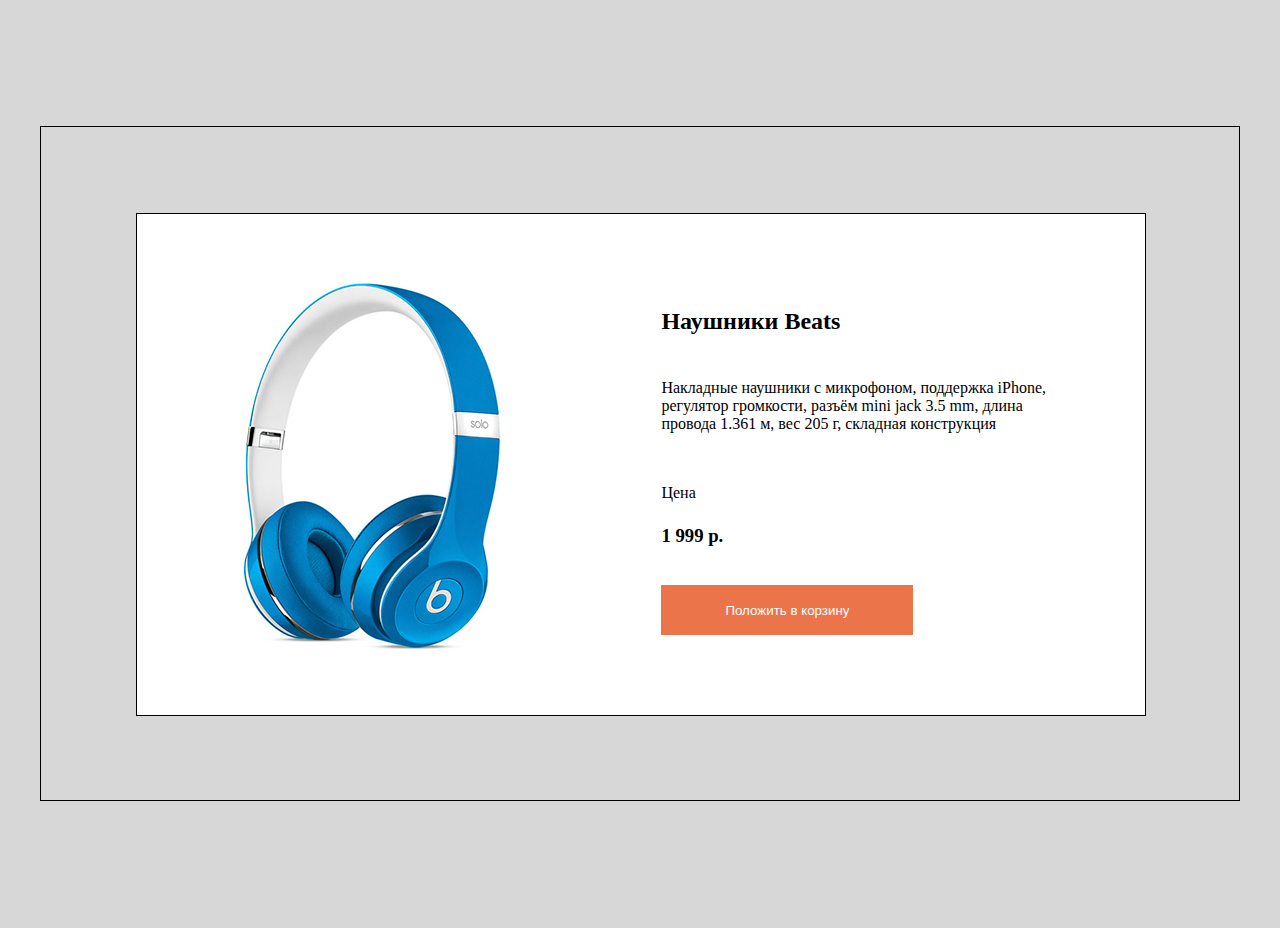
<file: lesson-6/index.html>
<!DOCTYPE html>
<html lang="en">

<head>
  <meta charset="UTF-8">
  <meta name="viewport" content="width=device-width, initial-scale=1.0">
  <meta http-equiv="X-UA-Compatible" content="ie=edge">
  <title>Наушники Beats</title>
  <link rel="stylesheet" href="css/style.css">
</head>
<body>
  <div class="background">
    <div class="box">
      <div class="picture">
        <img src="img/headphones.png" alt="Наушники">
      </div>
      <div class="container">
        <h2 class="name">Наушники Beats</h2>
        <p class="text">Накладные наушники с микрофоном, поддержка iPhone, регулятор громкости, разъём mini jack 3.5 mm, длина <br>провода 1.361 м,
        вес 205 г, складная конструкция </p>
        <span class="price-text">Цена</span>
        <h3 class="price-num">1 999 р.</h3> 
        <button>Положить в корзину</button>
      </div>
    </div>
  </div>
</body>
</html>
</file>
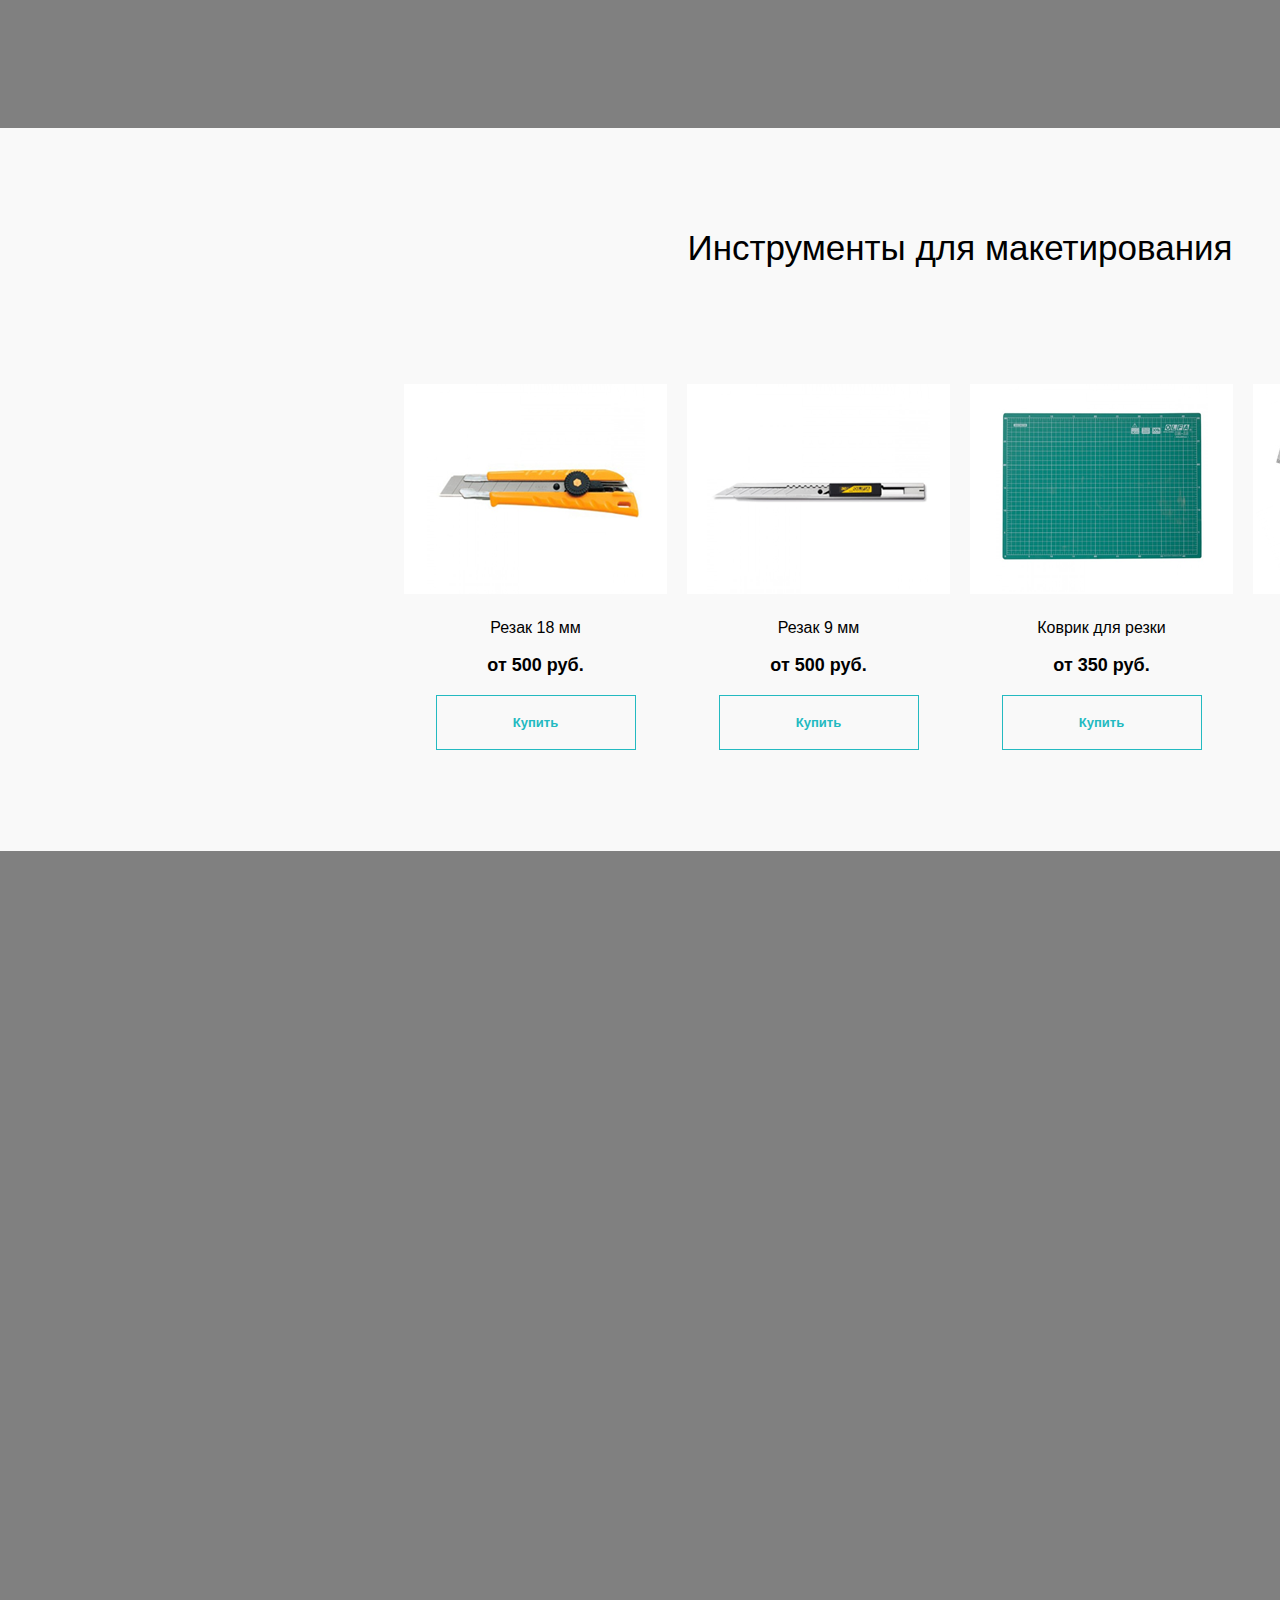
<file: lesson-7/index.html>
<!DOCTYPE html>
<html lang="en">
<head>
  <meta charset="UTF-8">
  <meta name="viewport" content="width=device-width, initial-scale=1.0">
  <meta http-equiv="X-UA-Compatible" content="ie=edge">
  <title>lesson-7</title>
  <link rel="stylesheet" href="css/style.css">
</head>
<body>
  <div class="container">
     <h2 class="title">Инструменты для макетирования</h2>
      <div class="block">
      <div class="item">
        <div class="image-item">
          <img src="img/img-1.png" alt="">
        </div>
        <p class="text-item">Резак 18 мм</p>
        <p class="price-item">от 500 руб.</p>
        <button class="buy-item">Купить</button>
      </div>
      <div class="item">
        <div class="image-item">
          <img src="img/img-2.png" alt="">
        </div>
        <p class="text-item">Резак 9 мм</p>
        <p class="price-item">от 500 руб.</p>
        <button class="buy-item">Купить</button>
      </div>
      <div class="item">
        <div class="image-item">
          <img src="img/img-3.png" alt="">
        </div>
        <p class="third-text-item">Коврик для резки</p>
        <p class="third price-item">от 350 руб.</p>
        <button class="buy-item">Купить</button>
      </div>
      <div class="item">
        <div class="image-item">
          <img src="img/img-4.png" alt="">
        </div>
        <p class="text-item">Линейка</p>
        <p class="price-item">от 400 руб.</p>
        <button class="buy-item">Купить</button>
      </div>
    </div>
  </div>
</body>
</html>
</file>
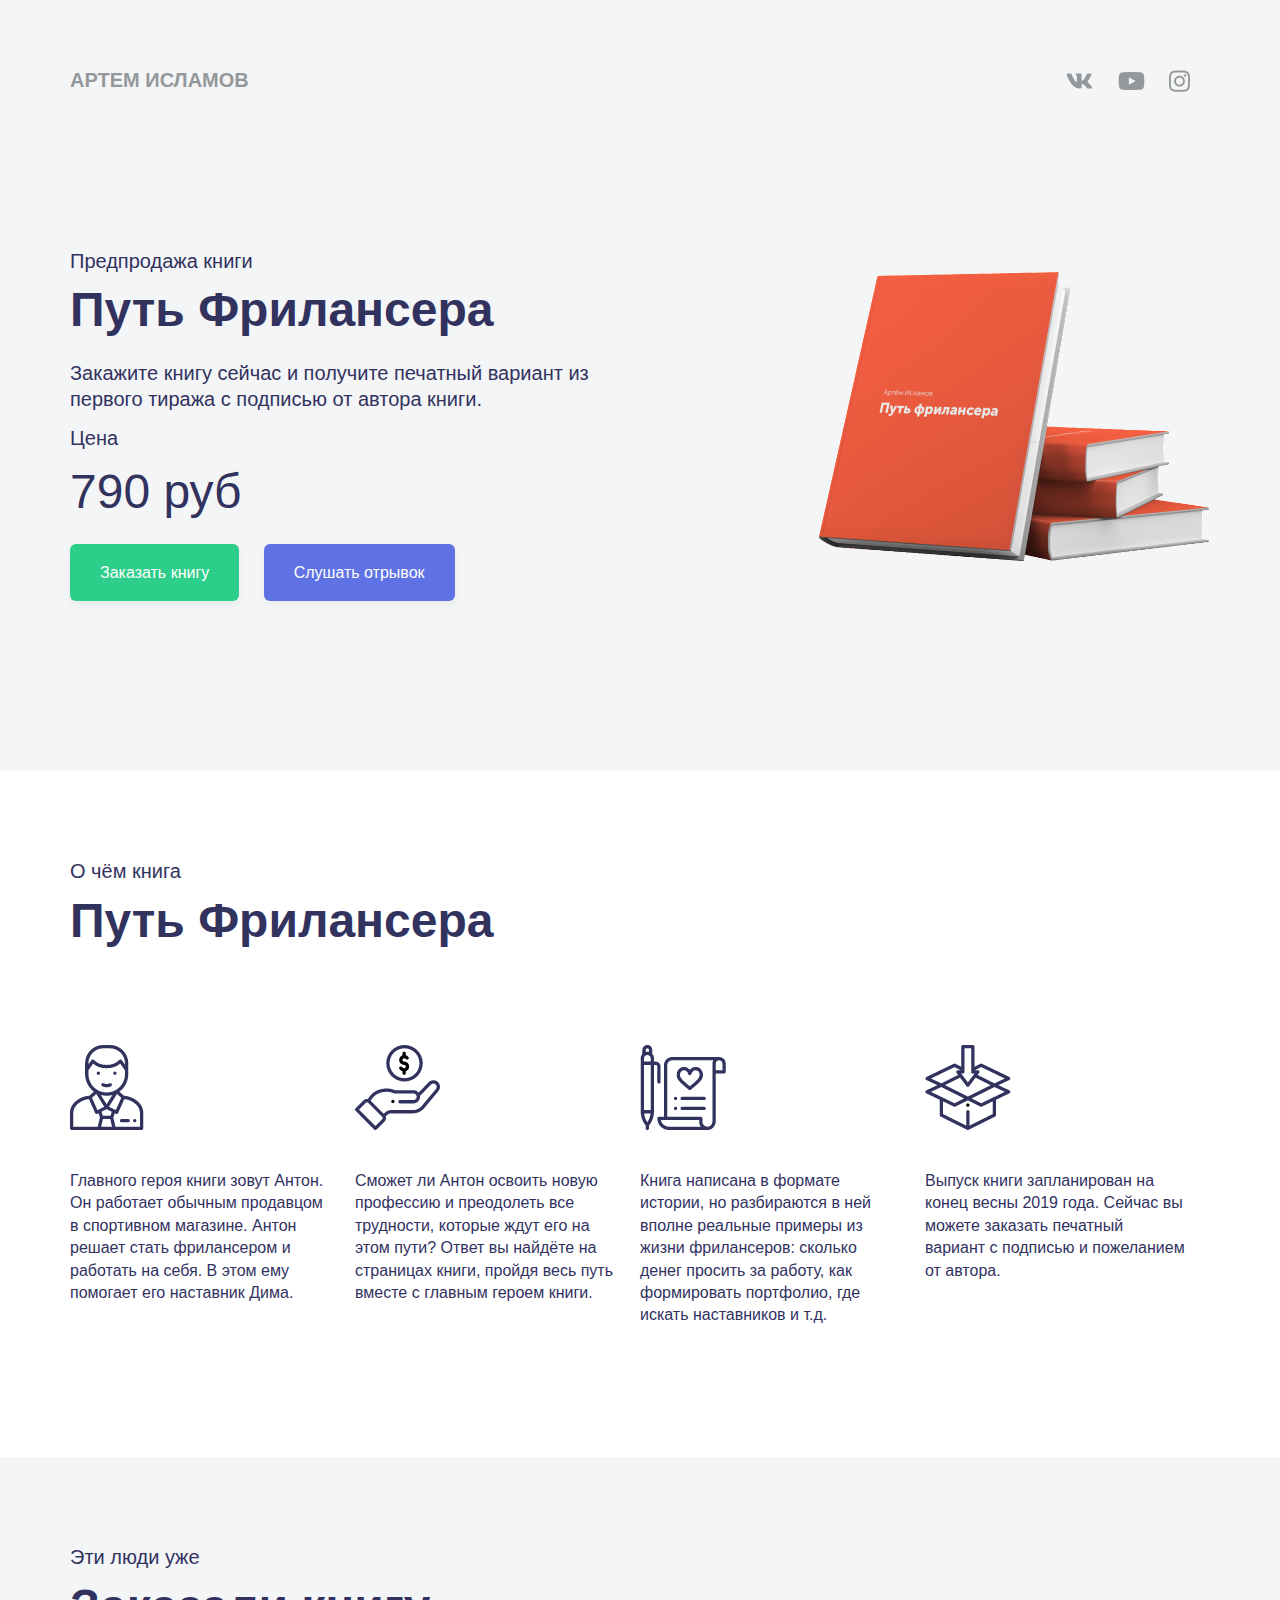
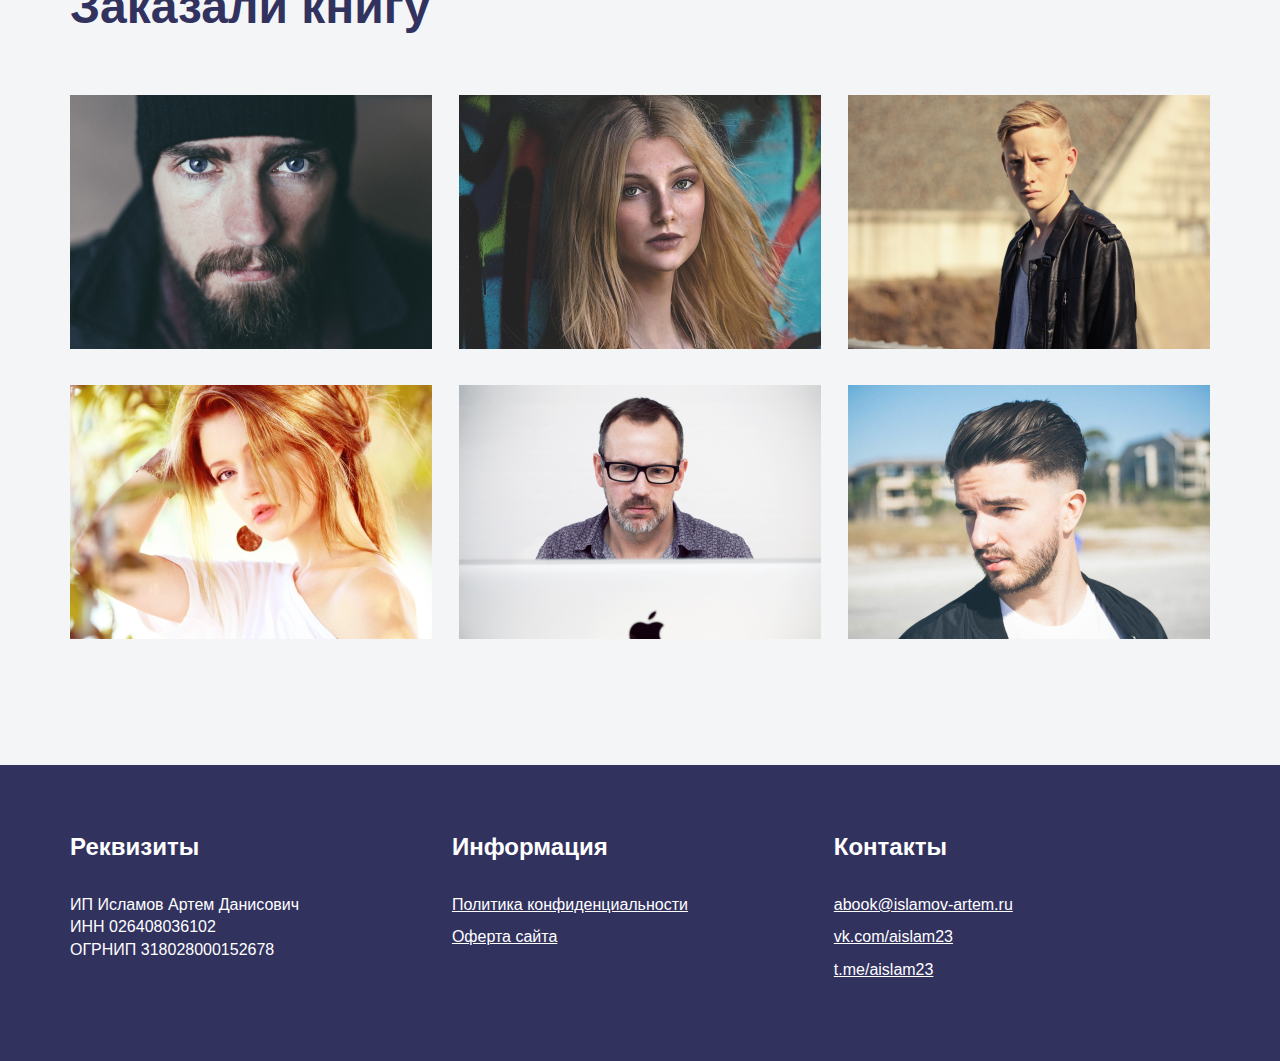
<file: lesson-8/index.html>
<!DOCTYPE html>
<html lang="en">
<head>
  <meta charset="UTF-8">
  <meta name="viewport" content="width=device-width, initial-scale=1.0">
  <meta http-equiv="X-UA-Compatible" content="ie=edge">
  <title>Document</title>
  <link rel="stylesheet" href="css/reset.css">
  <link rel="stylesheet" href="css/style.css">
</head>
<body>
  <header class="hero">
    <div class="container">
      <div class="navbar">
        <span class="logo">Артем Исламов</span>
        <div class="social">
          <a href="#">
            <img src="img/vk.png" alt="">
          </a>
          <a href="#">
            <img src="img/youtube.png" alt="">
          </a>
          <a href="#">
            <img src="img/instagramm.png" alt="">
          </a>
        </div>
      </div>
      <div class="main">
        <div class="main-text">
          <span class="subtitle">Предпродажа книги</span>
          <strong class="title">Путь Фрилансера</strong>
          <p class="description">Закажите книгу сейчас и получите печатный вариант из 
          первого тиража с подписью от автора книги.</p>
          <span class="price-tag">Цена</span>
          <strong class="price">790 руб</strong>
          <div class="buttons">
            <a href="#" class="btn btn-success">Заказать книгу</a>
            <a href="#" class="btn btn-primary">Слушать отрывок</a>
          </div>
        </div>
        <div class="main-image">
          <img src="img/main-image.png" alt="">
        </div>
      </div>
    </div>
  </header>
  
  <section class="about section">
    <div class="container">
      <h2 class="section-heading">
        <span class="section-subtitle">О чём книга</span>
        <strong class="section-title">Путь Фрилансера</strong>
      </h2>
      <div class="wrap">
        <div class="block">
          <img src="img/picture-1.png" alt="">
          <p class="block-text">Главного героя книги зовут Антон. 
          Он работает обычным продавцом в спортивном магазине. 
          Антон решает стать фрилансером и
          работать на себя. В этом ему помогает его наставник Дима.</p>
        </div>
        <div class="block">
          <img src="img/picture-2.png" alt="">
          <p class="block-text">Сможет ли Антон освоить новую профессию 
          и преодолеть все трудности, которые ждут его на этом пути? Ответ вы найдёте на
          страницах книги, пройдя весь путь вместе с главным героем книги.</p>
        </div>
        <div class="block">
          <img src="img/picture-3.png" alt="">
          <p class="block-text">Книга написана в формате истории, но разбираются
          в ней вполне реальные примеры из жизни фрилансеров: сколько денег
          просить за работу, как формировать портфолио, где искать наставников и т.д.</p>
        </div>
        <div class="block">
          <img src="img/picture-4.png" alt="">
          <p class="block-text">Выпуск книги запланирован на конец весны 2019 года. 
          Сейчас вы можете заказать печатный вариант с подписью и пожеланием от автора.</p>
        </div> 
      </div>
    </div>
  </section>
  <section class="people section">
    <div class="container">
      <h2 class="section-heading">
        <span class="section-subtitle">Эти люди уже</span>
        <span class="section-title">Заказали книгу</span>
      </h2>
      <div class="photo-wrap">
        <div class="photo-block"><img class="image" src="img/photo-1.png" alt=""></div>
        <div class="photo-block"><img class="image" src="img/photo-2.png" alt=""></div>
        <div class="photo-block"><img class="image" src="img/photo-3.png" alt=""></div>
        <div class="photo-block"><img class="image" src="img/photo-4.png" alt=""></div>
        <div class="photo-block"><img class="image" src="img/photo-5.png" alt=""></div>
        <div class="photo-block"><img class="image" src="img/photo-6.png" alt=""></div>
      </div>
    </div>
  </section>

  <footer class="footer">
    <div class="container">
      <div class="footer-wrap">
        <div class="footer-block">
          <h4 class="footer-title">Реквизиты</h4>
          <p>ИП Исламов Артем Данисович <br>
            ИНН 026408036102 <br>
            ОГРНИП 318028000152678</p>
        </div>
        <div class="footer-block">
          <h4 class="footer-title">Информация</h4>
          <p>
            <a href="#">Политика конфиденциальности</a>
            <a href="#">Оферта сайта</a>
          </p>
        </div>
        <div class="footer-block">
          <h4 class="footer-title">Контакты</h4>
          <p>
            <a href="#">abook@islamov-artem.ru</a>
            <a href="#">vk.com/aislam23</a>
            <a href="#">t.me/aislam23</a>
          </p>
        </div>
      </div>
    </div>
  </footer>
</body>
</html>
</file>
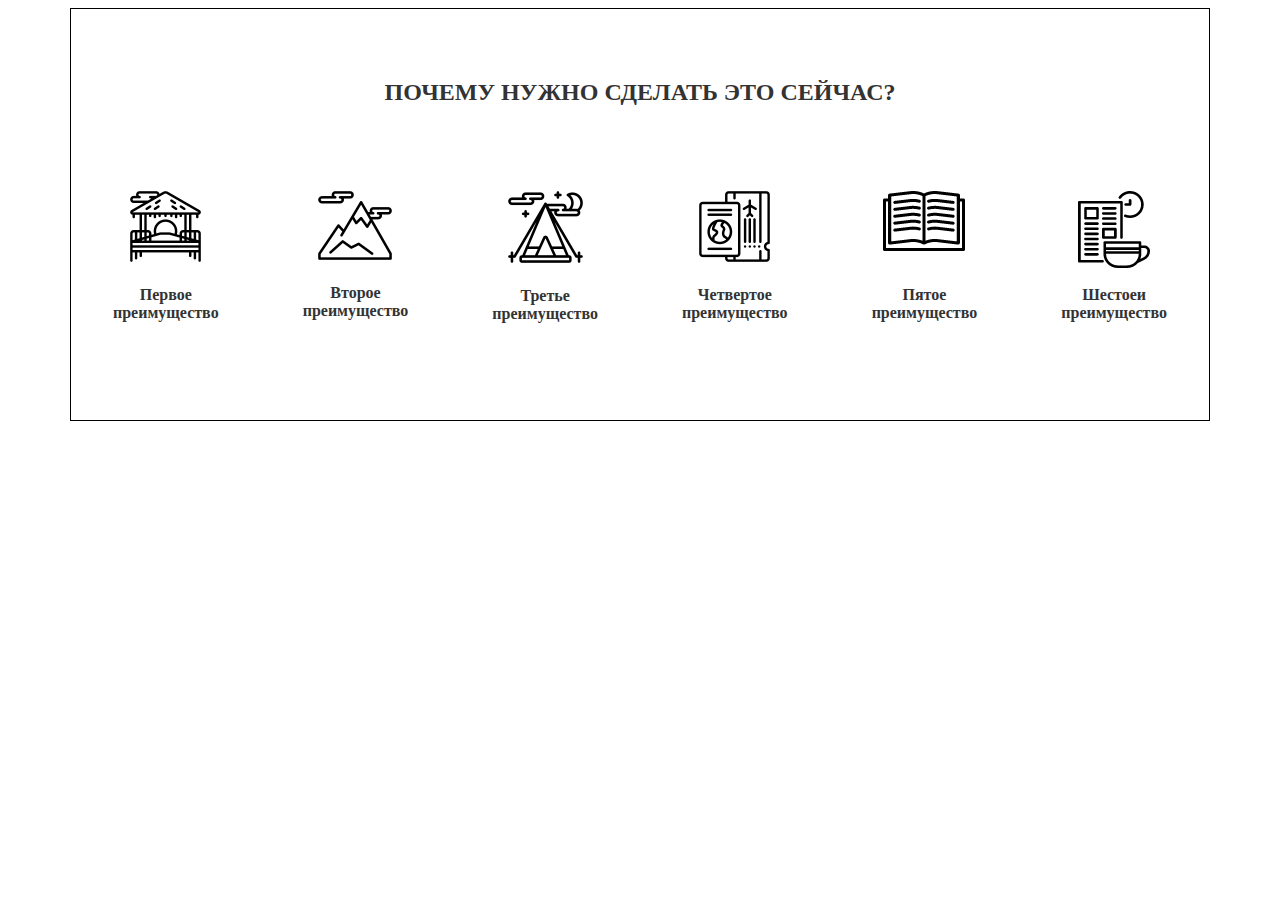
<file: lesson-9/index.html>
<!DOCTYPE html>
<html lang="en">
  <head>
    <meta charset="utf-8">
    <meta name="viewport" content="width=device-width, initial-scale=1, shrink-to-fit=no">
    <meta http-equiv="X-UA-Compatible" content="ie=edge">
    <title>homework</title>
    <link rel="stylesheet" href="css/bootstrap-grid.min.css">
    <link rel="stylesheet" href="css/style.css">
  </head>
  <body>
    <div class="section">
      <div class="container">
        <div class="row">
          <div class="col-12">
            <h2 class="section-header">Почему нужно сделать это сейчас?</h2>
          </div>
        </div>
        <div class="block">
          <div class="row">
            <div class="col-12 col-xs-6 col-md-6 col-lg-4 col-xl-2">
              <div class="block-box">
                <img src="img/pic-1.png" alt="">
                <span class="text d-block">Первое<br>преимущество</span>
              </div>
            </div>
            <div class="col-12 col-xs-6 col-md-6 col-lg-4 col-xl-2">
              <div class="block-box">
                <img src="img/pic-2.png" alt="">
                <span class="text d-block">Второе<br>преимущество</span>
              </div>
              </div>
              <div class="col-12 col-xs-6 col-md-6 col-lg-4 col-xl-2">
                <div class="block-box">
                  <img src="img/pic-3.png" alt="">
                  <span class="text d-block">Третье<br>преимущество</span>
                </div>
              </div>
              <div class="col-12 col-xs-6 col-md-6 col-lg-4 col-xl-2">
                <div class="block-box">
                  <img src="img/pic-4.png" alt="">
                  <span class="text d-block">Четвертое<br>преимущество</span>
                </div>
              </div>
              <div class="col-12 col-xs-6 col-md-6 col-lg-4 col-xl-2">
                <div class="block-box">
                  <img src="img/pic-5.png" alt="">
                  <span class="text-five d-block">Пятое<br>преимущество</span>
                </div>
              </div>
              <div class="col-12 col-xs-6 col-md-6 col-lg-4 col-xl-2">
                <div class="block-box">
                  <img src="img/pic-6.png" alt="">
                  <span class="text-six d-block">Шестоеи<br>преимущество</span>
                </div>
              </div>
          </div>
        </div>
      </div>
    </div>
  </body>
</html>
</file>
<file: lesson-10/css/style.css>
.subtitle {
  font-size: 20px;
  font-weight: 400;
}

.title {
  font-size: 48px;
  font-weight: 700;
}

.price {
  font-size: 48px;
  font-weight: 400;
}

.social a {
  margin-right: 20px;
}
.main {
  margin-top: 100px;
}

body {
  color: #32325f;
}

img {
  max-width: 100%;
}

.hero {
  background-color: #f4f5f7;
  padding-top: 70px;
  padding-bottom: 190px;
}

.btn-success {
  margin-right: 20px;
}

section {
  padding-top: 100px;
  padding-bottom: 100px;
}

.about-block {
  margin-top: 99px;
}

.people-section {
  background-color: #f4f5f7;
}

.people-block {
  margin-top: 64px;
}

.footer {
  padding-top: 100px;
  padding-bottom: 100px;
  background-color: #32325f;
  color: #ffffff;
}

.footer p {
  line-height: 1.4;
}

.footer a {
  color: #ffffff;
}
</file>
<file: lesson-5/css/style.css>
.text{
  background-color: #AFEEEE;
  font-size: 22px;
}

.color1 {
  color: rgb(13 , 48, 130);
  font-style: italic;
}

.chapter {
  text-align: center;
  text-decoration: underline;
}

.color2 {
  color: darkgreen;
  font-weight: 700;
}

.color3 {
  color: darkolivegreen;
}

.color4 {
  color: #B8860B;
}

.color5 {
  color: #8B4513;
}

.color6 {
  color: #8B0000;
}

header {
  margin-left: 3em;
  margin-right: auto;
  width: 60em;
  font-size: 25px;
}

.menu {
    position: fixed;
    left: auto;
    top: 200px;
    bottom: auto;
    right: 0;
}

.content {
  display: block;
  text-align: center;
  margin-left: 200px;
  margin-right: 400px;
}
</file>
<file: lesson-6/css/style.css>
* {
  box-sizing: border-box;
}

body {
  background-color: #d7d7d7;
}

.background {
  width: 1200px;
  height: 675px;
  border: 1px solid #000000;
  margin: 10% auto;
}
.box {
  width: 1010px;
  height: 503px;
  border: 1px solid #000000;
  margin: 86px 95px;
  background-color: #ffffff;
}

.picture {
  width: 376px;
  height: 375px;
  display: inline-block;
  margin: 64px 48px;
}

.container {
  float: right;
  width: 45%;
  height: 100%;
  display: block;
  margin-right: 30px;
}

.name {
  display: inline-block;
  height: 40px;
  width: 200px;
  margin-top: 94px;
}

.text {
  display: inline-block;
  height: 50px;
  width: 393;
  text-align: left;
  margin-top: 10.800px;
}

.price-text {
  display: inline-block;
  width: 35px;
  height: 14px;
  margin-top: 39px;
}

.price-num {
  display: block;
  width: 103px;
  height: 28px;
  margin-top: 23px;
}

button {
  display: block;
  height: 50px;
  width: 252px;
  background-color: #ec744a;
  color: #ffffff;
  margin-bottom: 81px;
  margin-top: 32px;
  padding: 0px;
  border: 0px;
}
</file>
<file: lesson-7/css/style.css>
* {
  box-sizing: border-box;
}

body {
  background-color: #808080;
  margin: 10% auto;
  width: 1920px;
  height: 1600px;
}

.container {
  display: flex;
  flex-direction: column;
  align-items: center;
  width: 1920px;
  height: 723px;
  background-color: #f9f9f9;
  font-family: sans-serif;
}

.title {
  margin-top: 100px;
  margin-bottom: 125px;
  text-align: center;
  width: 552px;
  height: 31px;
  font-size: 35px;
  font-weight: 400;
}

.block {
  display: flex;
  justify-content: center;
  align-items: center;
  width: 1139px;
  height: 366px;
}

.item {
  text-align: center;
  margin: 0 10px;
  width: 263px;
  height: 366px;
}

.image-item {
  display: flex;
  background-color: #ffffff;
  justify-content: center;
  align-items: flex-start;
  width: 263px;
  height: 210px;
}

.text-item {
  margin-top: 25px;
  margin-bottom: 25px;
  height: 11px;
  font-size: 16px;
  font-weight: 300;
}

.price-item {
  margin: 0;
  margin-bottom: 25px;
  height: 15px;
  font-size: 18px;
  font-weight: 700;
}

.third-text-item {
  margin-top: 25px;
  margin-bottom: 22px;
  height: 14px;
  font-size: 16px;
  font-weight: 300;
}



.buy-item {
  width: 200px;
  height: 55px;
  border: 1px solid #23bac1;
  background-color: #f9f9f9;
  color: #23bac1;
  margin-bottom: 101px;
  padding: 0px;
  font-size: 13px;
  font-weight: 700;
}
</file>
<file: lesson-8/css/style.css>
* {
  block-size: border-box;
}

body {
  font-family: sans-serif;
  color: #32325f;
}

.container  {
  max-width: 1140px;
  width: 96%;
  margin-left: auto;
  margin-right: auto;
}

.navbar {
  display: flex;
  justify-content: space-between;
  margin-bottom: 159px;
}

.logo {
  color: #95989a;
  font-size: 20px;
  font-weight: 700;
  text-transform: uppercase;
}

.social a {
  text-decoration: none;
  margin-right: 20px;
}

.hero {
  padding-top: 70px;
  padding-bottom: 190px;
  background-color: #f4f5f7;
}

.main {
  display: flex;
  justify-content: space-between;
  align-items: center;
}

.main-text {
  width: 50%;
}

.subtitle {
  font-size: 20px;
  font-weight: 400;
  display: block;
  margin-bottom: 15px;
}

.title {
  font-size: 48px;
  font-weight: 700;
  display: block;
  margin-bottom: 26px;
}

.description {
  font-size: 20px;
  font-weight: 400;
  line-height: 26px;
  margin-bottom: 16px;
}

.price-tag {
  font-size: 20px;
  font-weight: 400;
  margin-bottom: 20px;
  display: block;
}

.price {
  display: block;
  margin-bottom: 49px;
  font-size: 48px;
  font-weight: 400;
}

.btn {
  text-decoration: none;
  box-shadow: 0 3px 6px rgba(173, 173, 173, 0.16);
  border-radius: 6px;
  color: #ffffff;
  background-color: grey;
  padding: 20px 30px;
}

.btn-success {
  background-color: #2dce89;
  margin-right: 20px;
}

.btn-primary {
  background-color: #5e72e4;
}

.section {
  padding-top: 90px;
  padding-bottom: 90px;
}

.section-subtitle {
  display: block;
  margin-bottom: 16px;
  font-size: 20px;
  font-weight: 400;
}

.section-title {
  display: block;
  font-size: 48px;
  font-weight: 700;
}

.wrap {
  display: flex;
  justify-content: space-between;
  flex-wrap: wrap;
  margin-top: 100px;
}

.block {
  width: 23%;
  margin-right: 2%;
}

.block-text {
  font-size: 16px;
  font-weight: 400;
  margin: 40px 0;
  line-height: 1.4;
}

.people {
  background-color: #f4f5f7;
}

.photo-wrap {
  margin-top: 64px;
  display: flex;
  flex-wrap: wrap;
  justify-content: space-between;
}

.photo-block {
  margin-bottom: 36px;
  width: 362px;
  height: 254px;
}

.image {
 width: 100%;
 height: 100%;;
}

.footer {
  background-color: #32325f;
  color: #ffffff;
  padding-top: 70px;
  padding-bottom: 70px;
}

.footer-wrap {
  display: flex; 
  justify-content: space-between;
}

.footer-block {
  width: 33%;
}

.footer-title {
  font-size: 24px;
  font-weight: 700;
  margin-bottom: 35px;
}

.footer a {
  display: block;
  color: #ffffff;
  margin-bottom: 10px;
}

.footer p {
  line-height: 1.4;
}
</file>
<file: lesson-9/css/style.css>
* {
  box-sizing: border-box;
}

.container {
  border: 1px solid black;
}
.block-box {
  text-align: center;
}

.section-header {
  color: #333333;
  font-size: 24px;
  font-weight: 700;
  text-transform: uppercase;
  text-align: center;
  margin-top: 70px;
  margin-bottom: 85px;
}

.text {
  margin-top: 20px;
  color: #333333;
  font-size: 16px;
  font-weight: 700;
  margin-bottom: 97px;
}

.text-five {
  margin-top: 31px;
  color: #333333;
  font-size: 16px;
  font-weight: 700;
  margin-bottom: 97px;
}

.text-six {
  margin-top: 14px;
  color: #333333;
  font-size: 16px;
  font-weight: 700;
  margin-bottom: 97px;
}
</file>
